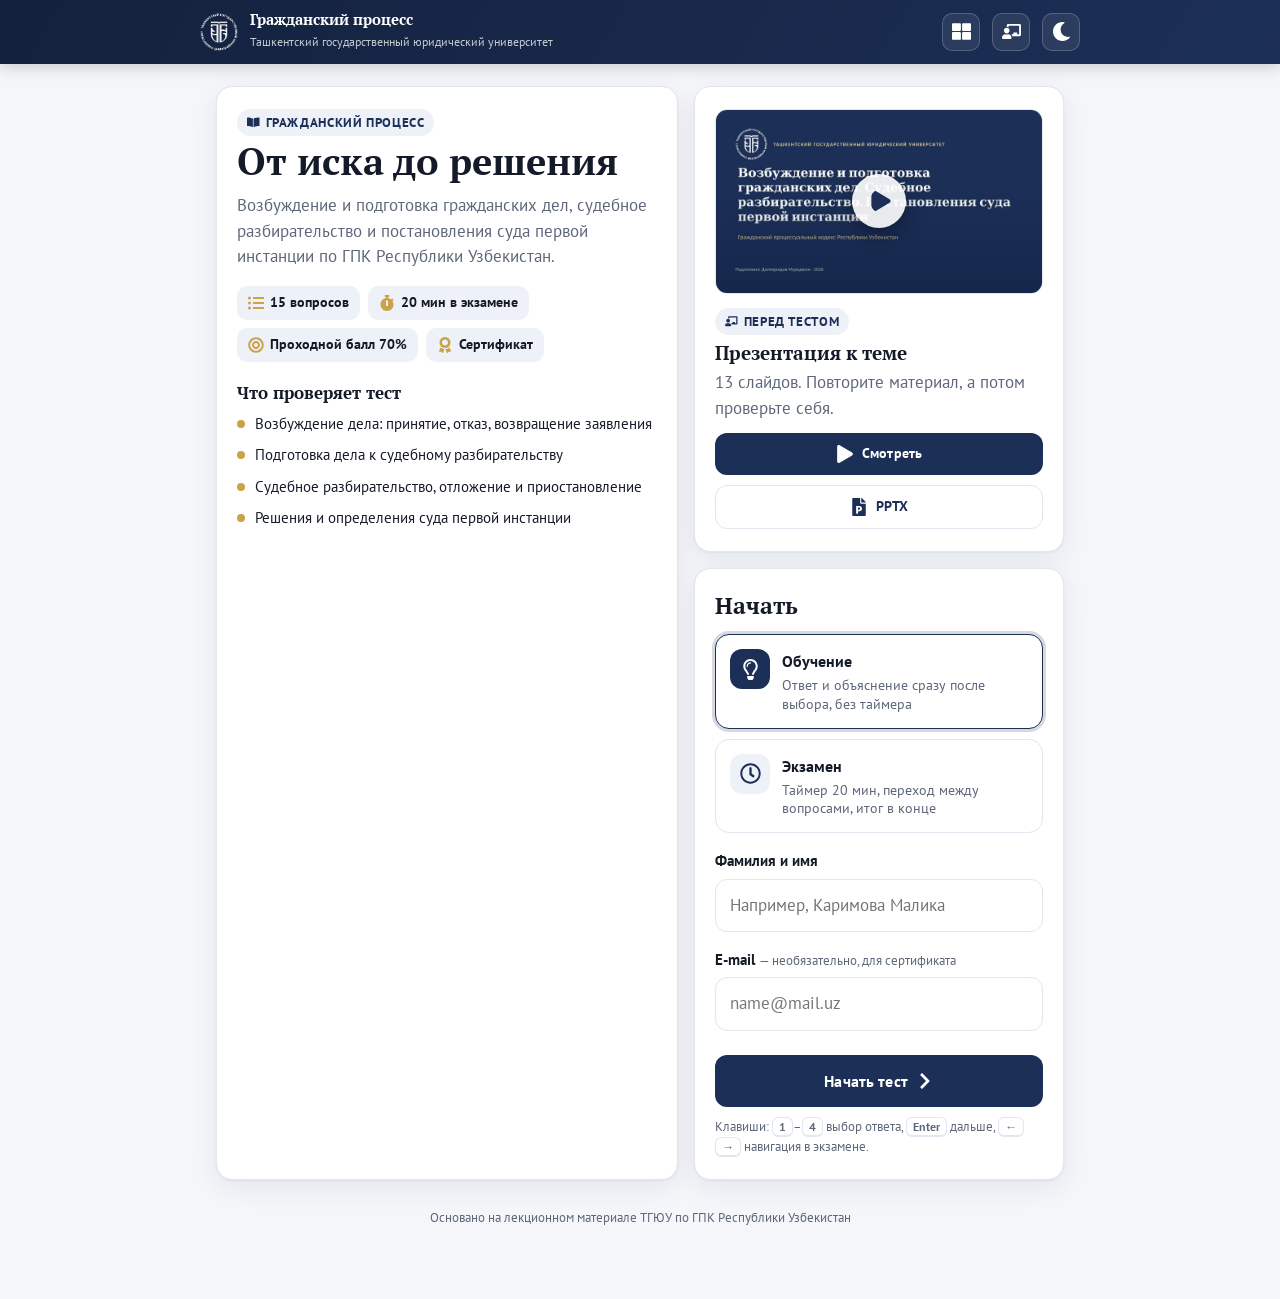
<file: civil-process-test/index.html>
<!DOCTYPE html>
<html lang="ru">
<head>
<meta charset="utf-8">
<meta name="viewport" content="width=device-width, initial-scale=1, viewport-fit=cover">
<meta name="theme-color" content="#14213d">
<title>От иска до решения — тест · ТГЮУ</title>
<meta name="description" content="Возбуждение и подготовка гражданских дел, судебное разбирательство и постановления суда первой инстанции по ГПК Республики Узбекистан.">
<meta property="og:type" content="website">
<meta property="og:title" content="От иска до решения — тест · ТГЮУ">
<meta property="og:description" content="15 вопросов, режим обучения и экзамена, сертификат за результат от 70%.">
<meta property="og:image" content="https://leopublish.github.io/universal-os/quiz-kit/og.png">
<meta property="og:url" content="https://leopublish.github.io/universal-os/civil-process-test/">
<link rel="icon" href="../quiz-kit/logo.png">
<link rel="preconnect" href="https://fonts.googleapis.com">
<link rel="preconnect" href="https://fonts.gstatic.com" crossorigin>
<link href="https://fonts.googleapis.com/css2?family=PT+Serif:ital,wght@0,400;0,700;1,400&family=PT+Sans:wght@400;700&display=swap" rel="stylesheet">
<link rel="stylesheet" href="../quiz-kit/quiz.css?v=1794996368">
</head>
<body>
<main id="app"></main>
<script>window.QUIZ={"slides":{"n":13,"pptx":"Grazhdanskiy_process_prezentaciya.pptx"},"id": "civil-process", "code": "CP", "subject": "Гражданский процесс", "title": "От иска до решения", "description": "Возбуждение и подготовка гражданских дел, судебное разбирательство и постановления суда первой инстанции по ГПК Республики Узбекистан.", "topics": ["Возбуждение дела: принятие, отказ, возвращение заявления", "Подготовка дела к судебному разбирательству", "Судебное разбирательство, отложение и приостановление", "Решения и определения суда первой инстанции"], "source": "Основано на лекционном материале ТГЮУ по ГПК Республики Узбекистан", "minutes": 20, "passMark": 70, "url": "https://leopublish.github.io/universal-os/civil-process-test/", "catalog": "../tests/", "sheetUrl": "","questions":[
{t:'Возбуждение дела',q:'В какой срок судья решает вопрос о принятии искового заявления к производству?',o:['Не позднее 10 дней со дня поступления заявления','Не позднее 3 дней','Не позднее 5 дней','Не позднее 20 дней'],e:'Судья единолично не позднее десяти дней решает вопрос о принятии, отказе в принятии либо возвращении заявления и выносит об этом определение.',a:'ст. 192 ГПК'},
{t:'Возбуждение дела',c:'Гражданин подал иск о взыскании долга, но не приложил документ об уплате госпошлины и не просил об отсрочке.',q:'Как поступит судья?',o:['Вернёт заявление с приложенными документами','Откажет в принятии заявления','Прекратит производство по делу','Приостановит производство по делу'],e:'Отсутствие документа об уплате госпошлины и почтовых расходов — основание для возвращения заявления. Устранив недостаток, истец может подать иск снова.',a:'ст. 195 ГПК, п. 7'},
{t:'Возбуждение дела',q:'Чем отказ в принятии заявления отличается от его возвращения?',o:['Отказ не даёт повторно подать тот же иск, а после возвращения можно обратиться снова, устранив нарушения','После возвращения повторно обратиться нельзя, а после отказа — можно','Ничем: в обоих случаях повторное обращение невозможно','Определение об отказе нельзя обжаловать частной жалобой'],e:'Отказ препятствует повторному иску к тому же ответчику, о том же предмете и по тем же основаниям. Возвращение не мешает обратиться в общем порядке после устранения нарушений.',a:'ст. 194, 195 ГПК'},
{t:'Последствия возбуждения дела',q:'Какое последствие возбуждения дела относится к процессуально-правовым?',o:['Ответчик получает право предъявить встречный иск','Прерывается течение срока исковой давности','Алименты присуждаются с момента предъявления иска','Добросовестный владелец обязан вернуть доходы со времени получения повестки'],e:'Право на встречный иск — процессуальное последствие. Остальные варианты относятся к материально-правовым последствиям предъявления иска.',a:'ст. 199 ГПК; ст. 157, 230 ГК'},
{t:'Подготовка дела',q:'Какой срок установлен для подготовки дела к судебному разбирательству?',o:['10 дней, в исключительных случаях — до 20 дней','5 дней, в исключительных случаях — до 10 дней','15 дней без права продления','1 месяц, в исключительных случаях — до 2 месяцев'],e:'Подготовка проводится в десятидневный срок. По делам особой сложности судья может продлить его до 20 дней, вынеся мотивированное определение.',a:'ст. 202 ГПК'},
{t:'Подготовка дела',q:'Можно ли обжаловать определения, вынесенные при подготовке дела?',o:['Нет, кроме определений по обеспечению иска и об отказе в обеспечении доказательств','Да, любое такое определение обжалуется частной жалобой','Да, но только вместе с решением суда','Нет, без каких-либо исключений'],e:'Эти определения не преграждают дальнейшее движение дела, поэтому не обжалуются. Исключение — вопросы обеспечения иска и отказ в обеспечении доказательств.',a:'Пост. Пленума ВС РУз № 26 от 24.08.2018'},
{t:'Подготовка дела',c:'Истица требует взыскать алименты, но где сейчас находится ответчик, неизвестно.',q:'Что должен сделать суд?',o:['Вынести определение о розыске ответчика органами внутренних дел','Оставить заявление без рассмотрения','Вернуть заявление истице','Рассмотреть дело без розыска: по таким делам он не проводится'],e:'По искам о взыскании алиментов и о возмещении вреда, причинённого увечьем, иным повреждением здоровья или смертью кормильца, розыск ответчика обязателен.',a:'ст. 165 ГПК'},
{t:'Судебное разбирательство',q:'Что НЕ входит в число частей судебного заседания по гражданскому делу?',o:['Предварительное следствие','Подготовительная часть','Судебные прения','Постановление и оглашение решения'],e:'Заседание состоит из четырёх частей: подготовительной, рассмотрения дела по существу, судебных прений, постановления и оглашения решения. Следствие относится к уголовному процессу.',a:'Структура судебного заседания'},
{t:'Судебное разбирательство',c:'Дело особо сложное. Судья не успевает составить мотивированное решение в день окончания разбирательства.',q:'Как следует поступить?',o:['Объявить резолютивную часть в том же заседании, а мотивированное решение составить не позднее чем через 5 дней','Отложить вынесение всего решения на 10 дней','Огласить решение целиком через месяц','Отложить разбирательство и начать его заново'],e:'Составление мотивированного решения можно отложить не более чем на пять дней. Резолютивная часть объявляется в том же заседании, подписывается судьёй и приобщается к делу.',a:'ч. 4 ст. 249 ГПК'},
{t:'Приостановление',c:'Во время процесса умер гражданин-ответчик. Спорное правоотношение допускает правопреемство.',q:'Что должен сделать суд?',o:['Приостановить производство по делу — это его обязанность','Прекратить производство по делу','Оставить заявление без рассмотрения','Вынести заочное решение'],e:'Смерть гражданина-стороны при допустимом правопреемстве — основание обязательного приостановления. Если правопреемство невозможно, производство прекращается.',a:'ст. 116, 124 ГПК'},
{t:'Окончание без решения',q:'Какое основание ведёт к прекращению производства, а не к оставлению заявления без рассмотрения?',o:['Стороны заключили мировое соглашение, и суд его утвердил','Истец без уважительных причин не явился по вторичному вызову','Не соблюдён досудебный порядок урегулирования спора','Заявление подано недееспособным лицом'],e:'Утверждённое мировое соглашение прекращает производство, и тот же иск подать повторно нельзя. Остальные случаи — оставление без рассмотрения: устранив причину, можно обратиться снова.',a:'ст. 122, 124 ГПК'},
{t:'Мировое соглашение',q:'В каком случае суд откажет в утверждении мирового соглашения?',o:['Если его условия противоречат законодательству или затрагивают права третьих лиц','Если одна сторона уступила больше, чем другая','Если соглашение заключено вне судебного заседания','Если соглашение заключено после начала судебных прений'],e:'Суд проверяет законность условий и интересы третьих лиц. Об отказе выносится определение, которое можно обжаловать (опротестовать).',a:'ст. 169 ГПК'},
{t:'Решение суда',q:'В какой части решения суд указывает доказательства, на которых основаны его выводы, и применённые нормы права?',o:['В мотивировочной','Во вводной','В описательной','В резолютивной'],e:'Мотивировочная часть содержит установленные обстоятельства, доказательства, доводы, по которым суд отверг другие доказательства, и нормы материального и процессуального права.',a:'ст. 253 ГПК'},
{t:'Виды решений',c:'Ответчика надлежаще известили о времени и месте заседания, но он не явился и не просил рассмотреть дело без него.',q:'Какое решение может вынести суд?',o:['Заочное','Дополнительное','Судебный приказ','Частное определение вместо решения'],e:'Заочное решение выносится в отсутствие надлежаще извещённого ответчика, который не явился и не заявил письменной просьбы о рассмотрении дела без него.',a:'Виды судебных решений'},
{t:'Законная сила решения',q:'Какое свойство законной силы означает, что установленные решением факты не исследуются заново в другом деле с теми же лицами?',o:['Преюдициальность','Исключительность','Неопровержимость','Исполнимость'],e:'Обстоятельства, установленные вступившим в силу решением, обязательны для суда и не доказываются повторно в другом деле, где участвуют те же лица.',a:'Свойства законной силы решения'}
]};</script>
<script src="../quiz-kit/icons.js?v=1794996368"></script>
<script src="../quiz-kit/qrcode.js?v=1794996368"></script>
<script src="../quiz-kit/quiz.js?v=1794996368"></script>
</body>
</html>
</file>
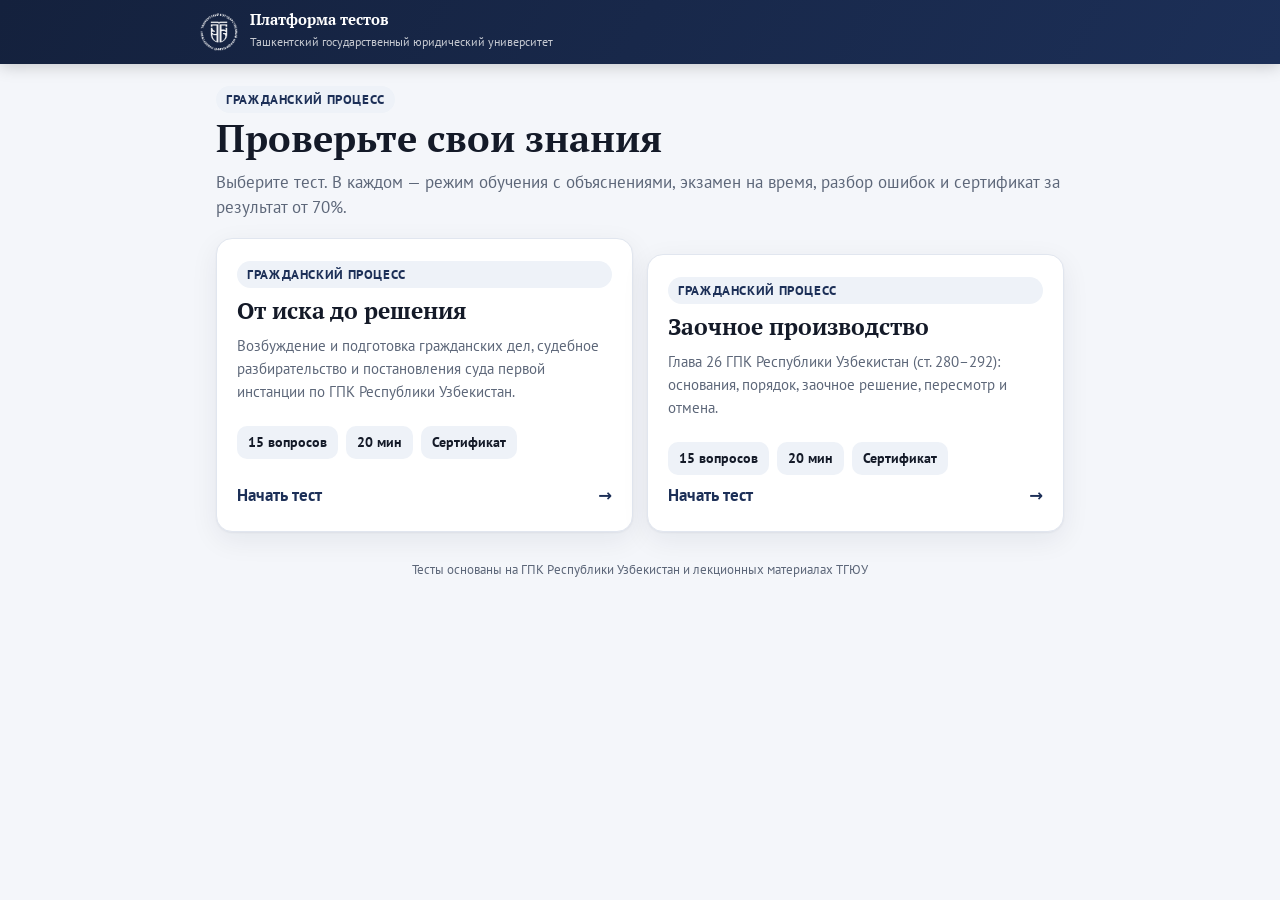
<file: tests/index.html>
<!DOCTYPE html>
<html lang="ru">
<head>
<meta charset="utf-8">
<meta name="viewport" content="width=device-width, initial-scale=1, viewport-fit=cover">
<meta name="theme-color" content="#14213d">
<title>Платформа тестов ТГЮУ</title>
<meta property="og:title" content="Платформа тестов ТГЮУ">
<meta property="og:description" content="Интерактивные тесты по гражданскому процессу с сертификатом.">
<meta property="og:image" content="https://leopublish.github.io/universal-os/quiz-kit/og.png">
<link rel="icon" href="../quiz-kit/logo.png">
<link href="https://fonts.googleapis.com/css2?family=PT+Serif:wght@400;700&family=PT+Sans:wght@400;700&display=swap" rel="stylesheet">
<link rel="stylesheet" href="../quiz-kit/quiz.css?v=1794996368">
<script>try{var t=localStorage.getItem("tsul-theme");document.documentElement.dataset.theme=t?JSON.parse(t):(matchMedia("(prefers-color-scheme: dark)").matches?"dark":"light")}catch(e){}</script>
</head>
<body>
<header class="top"><div class="hin"><img src="../quiz-kit/logo.png" alt=""><div class="t"><b>Платформа тестов</b><span>Ташкентский государственный юридический университет</span></div></div></header>
<main>
<div class="view"><span class="eyebrow">Гражданский процесс</span><h1>Проверьте свои знания</h1><p class="lead">Выберите тест. В каждом — режим обучения с объяснениями, экзамен на время, разбор ошибок и сертификат за результат от 70%.</p>
<div class="cat"><a class="card tc" href="../civil-process-test/"><span class="eyebrow">Гражданский процесс</span><h2>От иска до решения</h2><p>Возбуждение и подготовка гражданских дел, судебное разбирательство и постановления суда первой инстанции по ГПК Республики Узбекистан.</p><div class="chips"><span class="chip">15 вопросов</span><span class="chip">20 мин</span><span class="chip">Сертификат</span></div><div class="go"><span>Начать тест</span><span>→</span></div></a><a class="card tc" href="../zaochnoe-test/"><span class="eyebrow">Гражданский процесс</span><h2>Заочное производство</h2><p>Глава 26 ГПК Республики Узбекистан (ст. 280–292): основания, порядок, заочное решение, пересмотр и отмена.</p><div class="chips"><span class="chip">15 вопросов</span><span class="chip">20 мин</span><span class="chip">Сертификат</span></div><div class="go"><span>Начать тест</span><span>→</span></div></a></div>
<footer>Тесты основаны на ГПК Республики Узбекистан и лекционных материалах ТГЮУ</footer></div>
</main>
</body>
</html>
</file>
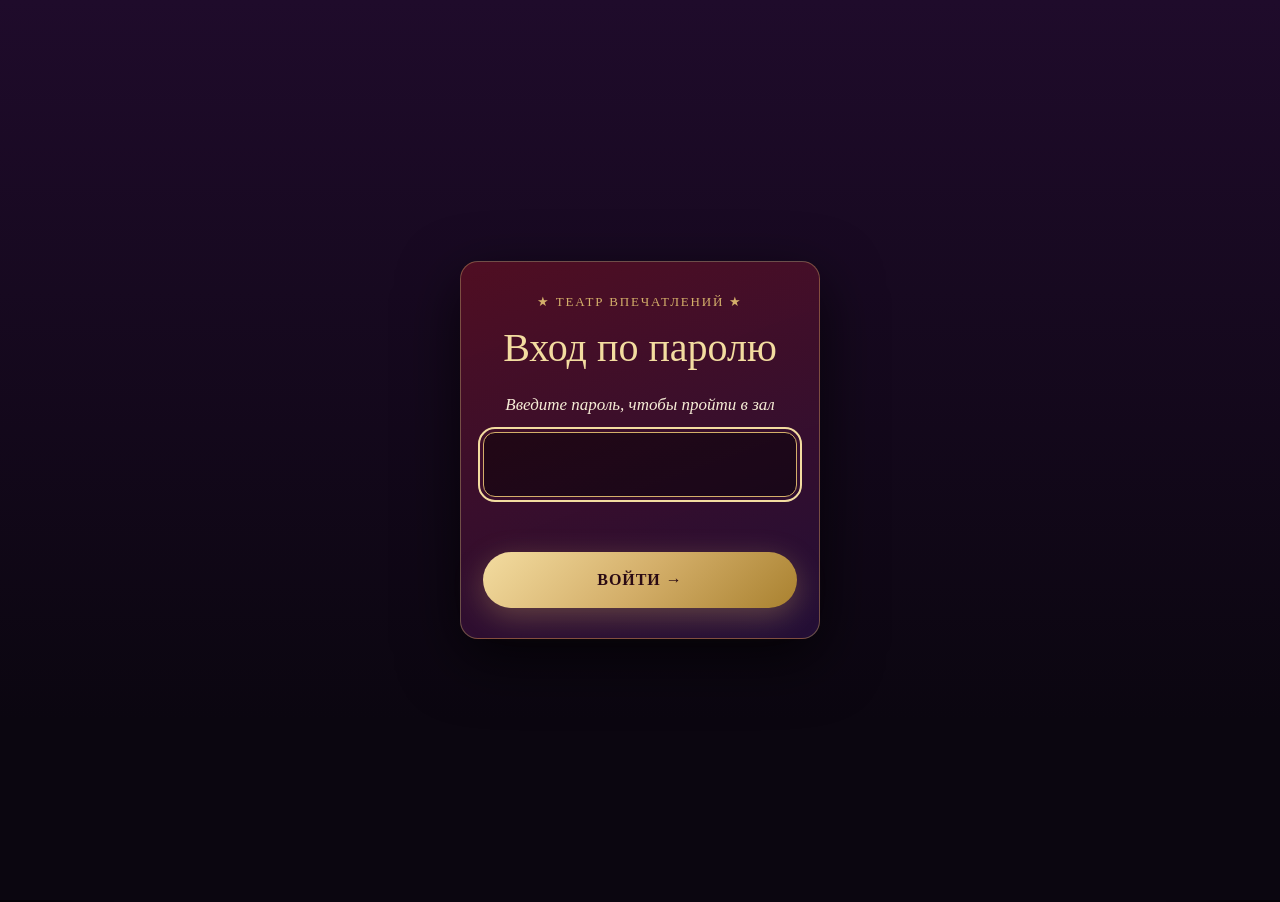
<file: za-kadrom/index.html>
<!DOCTYPE html>
<html lang="ru">
<head>
<meta charset="utf-8">
<meta name="viewport" content="width=device-width, initial-scale=1, viewport-fit=cover">
<meta name="theme-color" content="#1f0b2b">
<title>ЗА КАДРОМ — измени свою историю</title>
<meta property="og:title" content="ЗА КАДРОМ — измени свою историю">
<meta property="og:description" content="Интерактивный квест: десять сцен, одна главная роль и сертификат в конце.">
<link rel="preconnect" href="https://fonts.googleapis.com">
<link rel="preconnect" href="https://fonts.gstatic.com" crossorigin>
<link href="https://fonts.googleapis.com/css2?family=Cormorant+Garamond:ital,wght@0,600;0,700;1,500&display=swap" rel="stylesheet">
<style>
:root{--wine:#5a0f23;--gold:#d4af6a;--gold2:#f3dca0;--cream:#f6ecd6;--ink:#2a1a14;color-scheme:dark;box-sizing:border-box;padding-top:env(safe-area-inset-top,0px);padding-bottom:env(safe-area-inset-bottom,0px)}
*,*::before,*::after{box-sizing:inherit}
html{scroll-padding-top:env(safe-area-inset-top,0px);background:#0b0610 linear-gradient(#1f0b2b,#0b0610 80%) no-repeat}
body{margin:0;color:var(--cream);font:17px/1.6 Georgia,"Times New Roman",serif;overflow-x:hidden;-webkit-text-size-adjust:100%}
.spot{position:fixed;inset:0;pointer-events:none;background:radial-gradient(ellipse 65% 45% at 50% 0,#f3dca03a,transparent 70%),radial-gradient(ellipse at 50% 115%,#78143259,transparent 60%);animation:br 7s ease-in-out infinite alternate}
@keyframes br{to{opacity:.6}}
.cur{position:fixed;top:0;bottom:0;width:51%;z-index:5;pointer-events:none;background:repeating-linear-gradient(90deg,#3a0816 0,#6d1530 26px,#4a0b1f 52px,#2a0510 70px);box-shadow:0 0 40px #000;transition:transform .7s cubic-bezier(.7,0,.3,1)}
.l{left:0;transform:translateX(-90%);border-right:3px solid var(--gold)}
.r{right:0;transform:translateX(90%);border-left:3px solid var(--gold)}
.shut .cur{transform:none}
.scr{display:none;position:relative;z-index:1;max-width:700px;margin:0 auto;padding:28px 26px 56px;opacity:0;transform:translateY(14px);transition:opacity .6s,transform .6s}
.scr.on{display:block}
.scr.in{opacity:1;transform:none}
[hidden]{display:none!important}
.ticket{background:var(--cream);color:var(--ink);border-radius:16px;box-shadow:0 24px 70px #000b,0 0 40px #d4af6a33}
.main{padding:36px 24px 26px;text-align:center;outline:2px solid #b08a45;outline-offset:-12px;border-radius:16px 16px 0 0}
.eyebrow{margin:0;font-size:13px;letter-spacing:.3em;color:#8a6a26}
h1{margin:.2em 0 0;font-weight:700;font-size:clamp(40px,12vw,72px);letter-spacing:.12em;line-height:1.05;color:var(--wine);text-shadow:0 2px 0 #d4af6a88}
.tag{margin:.2em 0 1em;font-style:italic;font-size:clamp(20px,5vw,26px);color:#8a6a26}
blockquote{margin:0 auto;font-style:italic;font-size:16px}
blockquote p{margin:.5em 0}
.info{display:grid;grid-template-columns:auto 1fr;gap:6px 14px;margin:18px 0 0;padding-top:16px;border-top:1px solid #b08a4577;text-align:left;font-size:15px}
.info dt{color:#8a6a26}.info dd{margin:0;font-weight:700}
.stub{position:relative;display:flex;justify-content:space-around;align-items:center;gap:10px;padding:16px 22px;border-top:2px dashed #b08a45;font-size:14px;letter-spacing:.2em}
.stub::before,.stub::after{content:"";position:absolute;top:-13px;width:24px;height:24px;border-radius:50%;background:#150a1d}
.stub::before{left:-12px}.stub::after{right:-12px}
.stub b{font-size:22px;color:var(--wine)}
.who{margin-top:22px}
.who label{margin-top:0;text-align:center}
.fld{width:100%;padding:14px;font:inherit;font-size:17px;text-align:center;color:var(--cream);background:#0007;border:1px solid var(--gold);border-radius:12px}
.fld::placeholder{color:#f6ecd699}
.fld.bad{border-color:#ff8f8f;box-shadow:0 0 0 3px #ff8f8f33}
.err{min-height:1.4em;margin:.5em 0 0;color:#ffb3b3;font-size:15px;text-align:center}
.btn{display:block;max-width:100%;margin:26px auto 0;padding:18px 30px;border:0;border-radius:999px;background:linear-gradient(135deg,#f3dca0,#d4af6a 50%,#a9812f);color:#2a0a14;font:700 16px/1.25 Georgia,serif;letter-spacing:.06em;cursor:pointer;box-shadow:0 8px 30px #d4af6a55;transition:transform .2s,box-shadow .2s;touch-action:manipulation;-webkit-tap-highlight-color:transparent}
.btn:hover{transform:translateY(-2px);box-shadow:0 12px 36px #d4af6a88}
.who .btn{margin-top:14px}
.prog{display:flex;align-items:center;gap:12px;margin:4px 0 16px}
.bar{display:flex;flex:1;gap:5px}
.bar i{flex:1;height:6px;border-radius:3px;background:#ffffff22;transition:background .5s}
.bar i.d{background:linear-gradient(90deg,var(--gold),var(--gold2))}
.bar i.c{background:#d4af6a77;animation:pl 1.4s infinite alternate}
@keyframes pl{to{background:#d4af6acc}}
#pl{font-size:14px;letter-spacing:.1em;color:var(--gold);white-space:nowrap}
.card{padding:26px 20px;border:1px solid #d4af6a66;border-radius:18px;background:linear-gradient(160deg,#5a0f23d9,#25103ae6);box-shadow:0 20px 60px #000a}
.c{text-align:center}
.ch{margin:0;font-size:13px;letter-spacing:.14em;color:var(--gold)}
h2{margin:.3em 0 .5em;font-weight:400;font-size:clamp(28px,7vw,40px);line-height:1.15;color:var(--gold2)}
.desc{margin:0 0 1.2em;font-style:italic;font-size:18px}
.q{margin:0 0 .8em;padding-left:12px;border-left:3px solid var(--gold);font-size:19px;font-weight:700;color:var(--gold2)}
.ops{display:grid;gap:10px}
.opt{display:flex;gap:12px;align-items:center;width:100%;min-height:56px;padding:12px 14px;text-align:left;font:inherit;font-size:17px;color:var(--cream);background:#ffffff0d;border:1px solid #d4af6a55;border-radius:12px;cursor:pointer;transition:transform .2s,background .3s,border-color .3s,opacity .4s;touch-action:manipulation;-webkit-tap-highlight-color:transparent}
.opt b{flex:none;display:grid;place-items:center;width:30px;height:30px;border-radius:50%;border:1px solid var(--gold);color:var(--gold);font-size:14px}
.opt:hover{background:#d4af6a22;transform:translateX(3px)}
.opt.sel{background:#d4af6a33;border-color:var(--gold2);box-shadow:0 0 24px #d4af6a44}
.opt.sel b{background:var(--gold);color:#2a0a14}
.done .opt{pointer-events:none}.done .opt:not(.sel){opacity:.4}
.rx{display:none;margin-top:16px;padding:14px 16px;border:1px solid #d4af6a55;border-radius:12px;background:#0007;font-style:italic}
.rx.on{display:block;animation:fi .6s}
.rx::before{content:"Реакция зала ✦";display:block;margin-bottom:4px;font-style:normal;font-size:13px;letter-spacing:.12em;color:var(--gold)}
@keyframes fi{from{opacity:0;transform:translateY(8px)}}
.big{font-size:76px;line-height:1.1;filter:drop-shadow(0 0 20px #d4af6a88)}
.trait{margin:0 0 .8em;color:var(--gold);font-style:italic}
.chips{display:flex;flex-wrap:wrap;justify-content:center;gap:8px;margin-bottom:1em}
.chip{padding:4px 12px;border:1px solid #d4af6a55;border-radius:999px;font-size:15px}
.chip.w{background:#d4af6a33;border-color:var(--gold2)}
.rec{margin-top:1em;padding:14px 16px;text-align:left;border:1px solid #d4af6a55;border-radius:12px;background:#0007}
.rec b{color:var(--gold)}.rec p{margin:.4em 0 0}
.cert{margin-top:1.6em;padding-top:1.2em;border-top:1px solid #d4af6a55}
.cert .btn{margin-top:14px}
#ci{display:block;width:100%;margin-top:18px;border-radius:8px;box-shadow:0 10px 40px #000a}
.dl{display:flex;gap:10px}
.dl .btn{flex:1;margin-top:14px;padding:14px 10px;font-size:15px}
.hint{margin:.8em 0 0;font-size:13px;opacity:.75}
label{display:block;margin:1.2em 0 .5em;font-weight:700;color:var(--gold2)}
textarea{width:100%;padding:12px 14px;font:inherit;font-size:16px;color:var(--cream);background:#0007;border:1px solid var(--gold);border-radius:12px;resize:vertical}
textarea::placeholder{color:#f6ecd699}
.sent{min-height:1.4em;margin:.6em 0 0;font-size:14px;color:var(--gold)}
.qr{max-width:190px;margin:22px auto 0;font-size:14px;color:var(--gold)}
.qr svg{display:block;width:100%;height:auto;margin-bottom:8px;padding:8px;border-radius:10px;background:#fff}
#fx{position:fixed;inset:0;z-index:6;pointer-events:none;overflow:hidden}
.fx{position:absolute;inset:0}
.film{background:linear-gradient(90deg,#0c0508,#2a1810 50%,#0c0508)}
.film::before,.film::after{content:"";position:absolute;left:0;right:0;height:20px;background:repeating-linear-gradient(90deg,transparent 0 16px,#f6ecd6 16px 30px)}
.film::before{top:12px}.film::after{bottom:12px}
.iris{inset:auto;left:50%;top:50%;width:0;height:0;border-radius:50%;transform:translate(-50%,-50%);box-shadow:0 0 40px 6px #f3dca066,0 0 0 200vmax #050208}
.bulb{position:absolute;width:26px;height:26px;border-radius:50%;background:radial-gradient(circle,#fffbe8 0,#f3dca0 45%,#d4af6a 68%,transparent 72%);box-shadow:0 0 30px 10px #f3dca077}
.count{display:grid;place-items:center;background:#14090f}
.cd{position:relative;display:grid;place-items:center;width:min(62vmin,300px);aspect-ratio:1;border-radius:50%;border:3px solid #f6ecd6aa;overflow:hidden;background:#2a1810}
.cd::before,.cd::after{content:"";position:absolute;background:#f6ecd655}
.cd::before{left:0;right:0;top:50%;height:2px}.cd::after{top:0;bottom:0;left:50%;width:2px}
.sw{position:absolute;inset:0;background:conic-gradient(#f3dca055 0 25%,transparent 25%)}
.cd span{position:relative;font:700 clamp(90px,30vmin,160px)/1 Georgia,serif;color:#f6ecd6}
.bub{position:absolute;width:36%;height:44%;border-radius:48px 48px 48px 10px;background:#f6ecd6;box-shadow:inset 0 0 0 3px #d4af6a}
.bub:nth-child(3n){background:#d4af6a}.bub:nth-child(3n+1){background:#7a1a38}
.clapT{inset:0 0 50% 0;transform-origin:0 100%;background:repeating-linear-gradient(-45deg,#111 0 44px,#f6ecd6 44px 88px);border-bottom:8px solid var(--gold)}
.clapB{inset:50% 0 0 0;display:grid;place-items:center;background:linear-gradient(#262626,#0d0d0d);color:#f6ecd6;font:700 clamp(16px,4vw,24px) Georgia,serif;letter-spacing:.2em;text-align:center}
.pass{inset:-20%;display:grid;place-items:center;background:linear-gradient(90deg,#f6ecd6 0 68%,#efe0bf 68%);border-left:5px dashed #b08a45}
.pass span{font:700 clamp(30px,9vw,64px) Georgia,serif;letter-spacing:.12em;color:var(--wine)}
.ghost{background:radial-gradient(circle at 50% 50%,#fffbe8 0,#f3dca0 7px,#7a4a1a 18px,#000 34px)}
.art{margin:-8px -6px 18px;overflow:hidden;border:1px solid #d4af6a44;border-radius:12px;background:#1b0c26;animation:fi .8s}
.art svg{display:block;width:100%;height:auto}
.art .glow{animation:gl 2.6s ease-in-out infinite alternate}
@keyframes gl{to{opacity:.5}}
.art .spin{transform-box:fill-box;transform-origin:center;animation:sp 9s linear infinite}
@keyframes sp{to{transform:rotate(360deg)}}
.story{margin:0 0 1em;font-style:italic}
.flash{background:radial-gradient(circle,#fffbe8 0,#f3dca0 22%,#c9953a 48%,#4a0b1f 78%,#12040a)}
.dia{background:linear-gradient(135deg,#1a0a24,#5a0f23 50%,#d4af6a)}
.drop{background:repeating-linear-gradient(90deg,#3a0816 0,#6d1530 26px,#4a0b1f 52px,#2a0510 70px);border-bottom:8px solid var(--gold);box-shadow:0 12px 40px #000}
.dark{background:radial-gradient(ellipse at 50% 40%,#1b0a26,#000 75%)}
#gate{position:fixed;inset:0;z-index:20;display:grid;place-items:center;padding:24px;background:#0b0610 linear-gradient(#1f0b2b,#0b0610 80%)}
#gate form{width:100%;max-width:360px;padding:30px 22px;text-align:center;border:1px solid #d4af6a66;border-radius:18px;background:linear-gradient(160deg,#5a0f23d9,#25103ae6);box-shadow:0 20px 60px #000a}
#gate .fld{margin-top:14px;font-size:22px;letter-spacing:.4em}
#gate .btn{width:100%}
:focus-visible{outline:2px solid var(--gold2);outline-offset:3px}
@media(prefers-reduced-motion:reduce){*{animation:none!important;transition-duration:.01s!important}}
</style>
</head>
<body>
<div id="gate"><form id="gf" autocomplete="off">
 <p class="ch">★ ТЕАТР ВПЕЧАТЛЕНИЙ ★</p>
 <h2>Вход по паролю</h2>
 <p style="margin:0;font-style:italic">Введите пароль, чтобы пройти в зал</p>
 <input id="gp" class="fld" type="password" inputmode="numeric" maxlength="10" aria-label="Пароль" autofocus>
 <p class="err" id="ge" aria-live="polite"></p>
 <button class="btn" type="submit">ВОЙТИ →</button>
</form></div>
<script>
(function(){
 const g=document.getElementById('gate'),ok=()=>g.remove();
 try{if(sessionStorage.getItem('zk_ok')==='1'){ok();return}}catch(e){}
 document.getElementById('gf').addEventListener('submit',e=>{
  e.preventDefault();const p=document.getElementById('gp');
  if(p.value.trim()==='1221'){try{sessionStorage.setItem('zk_ok','1')}catch(e){}ok()}
  else{document.getElementById('ge').textContent='Неверный пароль';p.value='';p.focus()}
 });
})();
</script>
<div class="spot"></div><div class="cur l"></div><div class="cur r"></div><div id="fx"></div>

<section id="s-ticket" class="scr on in">
 <div class="ticket">
  <div class="main">
   <p class="eyebrow">★ ТЕАТР ВПЕЧАТЛЕНИЙ ★</p>
   <h1>ЗА КАДРОМ</h1>
   <p class="tag">Измени свою историю.</p>
   <blockquote>
    <p>«Это ваш билет в мир, где вы — не просто зритель. Здесь каждая сцена открывает новую историю, каждый выбор меняет сюжет, а главная роль принадлежит вам.</p>
    <p>С помощью этого билета вы можете войти за кулисы и пройти десять испытаний, чтобы увидеть привычные вещи под другим углом».</p>
   </blockquote>
   <dl class="info">
    <dt>Событие:</dt><dd>Персональное развитие</dd>
    <dt>Место:</dt><dd>Ваша собственная история</dd>
    <dt>Дресс-код:</dt><dd>Любопытство</dd>
    <dt>Номер билета:</dt><dd>001</dd>
    <dt>Приглашение:</dt><dd>2026</dd>
   </dl>
  </div>
  <div class="stub"><span>🎭</span><b>№ 001</b><span>ОДИН ВХОД</span></div>
 </div>
 <form class="who" id="wf" autocomplete="on" novalidate>
  <label for="fn">Впиши свою фамилию и имя</label>
  <input id="fn" class="fld" type="text" maxlength="60" placeholder="Например, Каримова Малика" autocomplete="name">
  <p class="err" id="fe" aria-live="polite"></p>
  <button id="enter" class="btn" type="submit">ПРЕДЪЯВИТЬ БИЛЕТ И ВОЙТИ →</button>
 </form>
</section>

<section id="s-scene" class="scr">
 <div class="prog"><div class="bar" id="bar"></div><span id="pl"></span></div>
 <div class="card">
  <div class="art" id="art" aria-hidden="true"></div>
  <p class="ch" id="ch"></p>
  <h2 id="tt"></h2>
  <p class="desc" id="ds"></p>
  <p class="q" id="q"></p>
  <div class="ops" id="ops"></div>
  <div class="rx" id="rx" aria-live="polite"></div>
  <button id="nx" class="btn" type="button" hidden></button>
 </div>
</section>

<section id="s-result" class="scr">
 <div class="card c">
  <p class="ch">Твоя роль определена</p>
  <h2 id="rn"></h2>
  <p class="trait" id="rt"></p>
  <p id="rd"></p>
  <p class="story" id="rs"></p>
  <div class="rec"><b>Как развивать это качество</b><p id="rr"></p></div>
  <div class="cert">
   <p class="ch">Сертификат участника</p>
   <label for="nm">Имя на сертификате</label>
   <input id="nm" class="fld" type="text" maxlength="60" autocomplete="name">
   <button id="mk" class="btn" type="button">СОЗДАТЬ СЕРТИФИКАТ ✦</button>
   <div id="cv" hidden>
    <img id="ci" alt="Сертификат участника квеста «За кадром»">
    <div class="dl"><button id="dp" class="btn" type="button">Скачать PNG</button><button id="dj" class="btn" type="button">Скачать JPG</button></div>
    <p class="hint">Если файл не скачался, нажми на картинку и удерживай, чтобы сохранить её.</p>
   </div>
  </div>
  <button id="toFinal" class="btn" type="button">К ФИНАЛЬНОЙ СЦЕНЕ →</button>
 </div>
</section>

<section id="s-final" class="scr">
 <div class="card c">
  <p class="ch">Занавес опускается</p>
  <h2>Финальная сцена</h2>
  <p>Поздравляем! Все десять испытаний позади: сцена, гримёрка, кинозал, фойе, премьера, закулисье, монтажная, кастинг, гастроли и разговор с режиссёром. Привычные ситуации теперь выглядят иначе. Главная роль снова за тобой.</p>
  <label for="rf">Какое качество ты хочешь развивать после этого квеста?</label>
  <textarea id="rf" rows="4" maxlength="500" placeholder="Напиши свою мысль…"></textarea>
  <button id="sv" class="btn" type="button">ОТПРАВИТЬ ОТВЕТ</button>
  <p class="sent" id="st" aria-live="polite"></p>
  <div class="qr"><svg xmlns="http://www.w3.org/2000/svg" viewBox="0 0 41 41" shape-rendering="crispEdges" role="img" aria-label="QR-код"><path d="M4 4h7v1h-7zM14 4h3v1h-3zM26 4h1v1h-1zM30 4h7v1h-7zM4 5h1v1h-1zM10 5h1v1h-1zM12 5h1v1h-1zM17 5h2v1h-2zM20 5h2v1h-2zM24 5h1v1h-1zM26 5h1v1h-1zM30 5h1v1h-1zM36 5h1v1h-1zM4 6h1v1h-1zM6 6h3v1h-3zM10 6h1v1h-1zM12 6h2v1h-2zM15 6h3v1h-3zM20 6h3v1h-3zM25 6h2v1h-2zM30 6h1v1h-1zM32 6h3v1h-3zM36 6h1v1h-1zM4 7h1v1h-1zM6 7h3v1h-3zM10 7h1v1h-1zM12 7h1v1h-1zM19 7h1v1h-1zM23 7h3v1h-3zM28 7h1v1h-1zM30 7h1v1h-1zM32 7h3v1h-3zM36 7h1v1h-1zM4 8h1v1h-1zM6 8h3v1h-3zM10 8h1v1h-1zM13 8h1v1h-1zM15 8h1v1h-1zM19 8h1v1h-1zM22 8h1v1h-1zM25 8h1v1h-1zM27 8h2v1h-2zM30 8h1v1h-1zM32 8h3v1h-3zM36 8h1v1h-1zM4 9h1v1h-1zM10 9h1v1h-1zM14 9h2v1h-2zM18 9h1v1h-1zM20 9h1v1h-1zM24 9h2v1h-2zM30 9h1v1h-1zM36 9h1v1h-1zM4 10h7v1h-7zM12 10h1v1h-1zM14 10h1v1h-1zM16 10h1v1h-1zM18 10h1v1h-1zM20 10h1v1h-1zM22 10h1v1h-1zM24 10h1v1h-1zM26 10h1v1h-1zM28 10h1v1h-1zM30 10h7v1h-7zM12 11h4v1h-4zM18 11h1v1h-1zM22 11h3v1h-3zM28 11h1v1h-1zM4 12h1v1h-1zM10 12h1v1h-1zM12 12h1v1h-1zM15 12h5v1h-5zM21 12h1v1h-1zM23 12h1v1h-1zM26 12h1v1h-1zM29 12h2v1h-2zM33 12h3v1h-3zM4 13h1v1h-1zM6 13h3v1h-3zM11 13h1v1h-1zM15 13h1v1h-1zM18 13h3v1h-3zM22 13h2v1h-2zM25 13h3v1h-3zM32 13h3v1h-3zM5 14h1v1h-1zM7 14h1v1h-1zM10 14h1v1h-1zM16 14h1v1h-1zM19 14h2v1h-2zM22 14h1v1h-1zM24 14h1v1h-1zM28 14h3v1h-3zM32 14h1v1h-1zM34 14h2v1h-2zM6 15h4v1h-4zM12 15h5v1h-5zM18 15h3v1h-3zM23 15h2v1h-2zM26 15h1v1h-1zM28 15h2v1h-2zM31 15h4v1h-4zM36 15h1v1h-1zM4 16h2v1h-2zM7 16h1v1h-1zM9 16h7v1h-7zM17 16h2v1h-2zM20 16h5v1h-5zM27 16h2v1h-2zM30 16h2v1h-2zM36 16h1v1h-1zM4 17h1v1h-1zM7 17h3v1h-3zM13 17h1v1h-1zM15 17h1v1h-1zM18 17h1v1h-1zM20 17h2v1h-2zM23 17h1v1h-1zM25 17h1v1h-1zM27 17h1v1h-1zM30 17h1v1h-1zM33 17h4v1h-4zM5 18h6v1h-6zM12 18h2v1h-2zM15 18h2v1h-2zM18 18h1v1h-1zM22 18h1v1h-1zM24 18h3v1h-3zM28 18h4v1h-4zM33 18h3v1h-3zM6 19h2v1h-2zM9 19h1v1h-1zM11 19h1v1h-1zM13 19h2v1h-2zM16 19h1v1h-1zM19 19h1v1h-1zM22 19h1v1h-1zM26 19h4v1h-4zM31 19h1v1h-1zM33 19h2v1h-2zM36 19h1v1h-1zM4 20h1v1h-1zM6 20h1v1h-1zM9 20h2v1h-2zM12 20h4v1h-4zM21 20h1v1h-1zM23 20h1v1h-1zM26 20h2v1h-2zM29 20h1v1h-1zM31 20h3v1h-3zM36 20h1v1h-1zM4 21h2v1h-2zM9 21h1v1h-1zM13 21h1v1h-1zM16 21h1v1h-1zM19 21h3v1h-3zM23 21h2v1h-2zM27 21h1v1h-1zM30 21h1v1h-1zM33 21h4v1h-4zM6 22h2v1h-2zM10 22h1v1h-1zM12 22h1v1h-1zM14 22h1v1h-1zM17 22h3v1h-3zM23 22h5v1h-5zM31 22h1v1h-1zM33 22h2v1h-2zM36 22h1v1h-1zM4 23h3v1h-3zM12 23h2v1h-2zM15 23h3v1h-3zM21 23h4v1h-4zM26 23h2v1h-2zM29 23h2v1h-2zM32 23h4v1h-4zM4 24h2v1h-2zM10 24h5v1h-5zM16 24h1v1h-1zM20 24h1v1h-1zM23 24h1v1h-1zM26 24h2v1h-2zM29 24h1v1h-1zM31 24h3v1h-3zM36 24h1v1h-1zM4 25h1v1h-1zM7 25h2v1h-2zM11 25h1v1h-1zM14 25h2v1h-2zM18 25h1v1h-1zM20 25h1v1h-1zM22 25h2v1h-2zM25 25h3v1h-3zM29 25h1v1h-1zM31 25h2v1h-2zM34 25h1v1h-1zM4 26h1v1h-1zM7 26h1v1h-1zM10 26h2v1h-2zM14 26h1v1h-1zM19 26h2v1h-2zM24 26h2v1h-2zM29 26h2v1h-2zM35 26h1v1h-1zM4 27h1v1h-1zM11 27h1v1h-1zM13 27h3v1h-3zM23 27h2v1h-2zM26 27h2v1h-2zM33 27h2v1h-2zM4 28h3v1h-3zM8 28h4v1h-4zM14 28h1v1h-1zM16 28h1v1h-1zM18 28h3v1h-3zM24 28h1v1h-1zM28 28h5v1h-5zM36 28h1v1h-1zM12 29h1v1h-1zM14 29h2v1h-2zM18 29h3v1h-3zM22 29h2v1h-2zM26 29h1v1h-1zM28 29h1v1h-1zM32 29h1v1h-1zM34 29h1v1h-1zM36 29h1v1h-1zM4 30h7v1h-7zM13 30h1v1h-1zM16 30h1v1h-1zM18 30h2v1h-2zM22 30h1v1h-1zM25 30h4v1h-4zM30 30h1v1h-1zM32 30h1v1h-1zM34 30h2v1h-2zM4 31h1v1h-1zM10 31h1v1h-1zM14 31h6v1h-6zM24 31h1v1h-1zM26 31h3v1h-3zM32 31h3v1h-3zM4 32h1v1h-1zM6 32h3v1h-3zM10 32h1v1h-1zM13 32h2v1h-2zM16 32h2v1h-2zM22 32h2v1h-2zM26 32h1v1h-1zM28 32h6v1h-6zM35 32h2v1h-2zM4 33h1v1h-1zM6 33h3v1h-3zM10 33h1v1h-1zM14 33h1v1h-1zM16 33h1v1h-1zM18 33h1v1h-1zM20 33h1v1h-1zM23 33h2v1h-2zM26 33h4v1h-4zM31 33h2v1h-2zM34 33h3v1h-3zM4 34h1v1h-1zM6 34h3v1h-3zM10 34h1v1h-1zM14 34h1v1h-1zM16 34h1v1h-1zM20 34h1v1h-1zM22 34h3v1h-3zM26 34h1v1h-1zM28 34h2v1h-2zM31 34h2v1h-2zM35 34h2v1h-2zM4 35h1v1h-1zM10 35h1v1h-1zM13 35h1v1h-1zM18 35h3v1h-3zM22 35h2v1h-2zM26 35h1v1h-1zM31 35h4v1h-4zM4 36h7v1h-7zM12 36h2v1h-2zM15 36h2v1h-2zM18 36h1v1h-1zM21 36h2v1h-2zM26 36h1v1h-1zM28 36h4v1h-4zM35 36h1v1h-1z" fill="#2a0a14"/></svg>Отсканируй и пройди квест сам</div>
  <button id="back" class="btn" type="button">ВЕРНУТЬСЯ К БИЛЕТУ</button>
 </div>
</section>

<script>
// Ссылка веб-приложения Google Apps Script (таблица с результатами). Пусто = отчёт не отправляется.
const SHEET_URL='';
const LOGO_SRC='[data-uri]';

const R=['I','II','III','IV','V','VI','VII','VIII','IX','X'];
// o: [текст, тип (0 эмпатия, 1 герой, 2 наблюдатель, 3 режиссёр), реакция]
const SC=[
{l:'Театральная сцена',t:'Маска эмоций',d:'Перед спектаклем Тимур из твоей труппы уверяет всех, что у него всё хорошо. Но плечи напряжены, на шутки он не отвечает, а свои реплики повторяет в углу почти шёпотом. До выхода двадцать минут. Софиты делают тишину громче.',q:'Как ты поступишь?',o:[
['Оставлю его в покое.',2,'Ты замечаешь сигналы и уважаешь границы. Дай понять, что ты рядом.'],
['Спокойно спрошу, хочет ли он поговорить.',0,'Ты даёшь выбор, а не давишь. С такого вопроса начинается доверие.'],
['Попробую разрядить обстановку шуткой.',3,'Лёгкость снимает напряжение, если она бережна. Смех тоже язык сцены.'],
['Предложу вместе подумать, что делать дальше.',1,'Ты берёшь инициативу и не оставляешь человека одного.']]},
{l:'Гримёрка',t:'Чужая роль',d:'Целый месяц ты готовишься к главной роли и знаешь монолог наизусть. Утром на доске висит список: роль отдали новенькой, Малике. Она сидит у зеркала в гримёрке и явно не знает, как на тебя смотреть.',q:'Что ты сделаешь?',o:[
['Подойду и поздравлю её первой.',0,'Ты отделяешь свою обиду от чужой радости. Для этого нужна взрослая сила.'],
['Спрошу режиссёра, чего мне не хватило.',1,'Ты не прячешься от неудобного ответа. Честный разбор — короткий путь к следующей роли.'],
['Посмотрю её репетицию и пойму, что в ней увидели.',2,'Ты учишься даже на чужом успехе. Внимательный взгляд превращает проигрыш в урок.'],
['Предложу режиссёру свою роль в новом прочтении.',3,'Ты не ждёшь, пока дверь откроется, а придумываешь свою. Так рождаются неожиданные роли.']]},
{l:'Кинозал',t:'Чужая история',d:'Вечерний сеанс. На экране Азиз нарушает обещание лучшему другу, чтобы защитить человека, которого едва знает. Друг узнаёт об этом последним. В зале тихо: правильного ответа нет, есть только цена выбора.',q:'Как лучше оценить поступок героя?',o:[
['Осудить его.',1,'Ты держишься принципов: слово должно что-то значить. Но строгость честнее, когда знаешь всю историю.'],
['Попытаться понять мотивы и последствия.',2,'Ты сначала разбираешь причины и итоги. Так видна вся картина, а не один кадр.'],
['Посмотреть на ситуацию глазами обоих друзей.',0,'Ты примеряешь две роли сразу: чувствуешь обиду одного и страх другого.'],
['Придумать третий вариант решения.',3,'Ты не выбираешь между «плохо» и «ещё хуже». Иногда новый выход спасает всех.']]},
{l:'Фойе',t:'Слух в антракте',d:'В антракте все в фойе смотрят в телефоны. По чатам ходит скриншот: якобы ведущий актёр уходит из театра после скандала. Подписи нет, источника нет, но с каждой минутой история обрастает подробностями. Кто-то рядом уже пересылает её дальше.',q:'Что ты сделаешь со слухом?',o:[
['Проверю, откуда скриншот, прежде чем что-то думать.',2,'Ты не даёшь эмоциям обогнать факты. Один вопрос «а кто это написал?» останавливает половину слухов.'],
['Скажу вслух, что пересылать непроверенное нечестно.',1,'Сказать это при всех непросто. Но кто-то должен первым нажать на тормоз.'],
['Подумаю, каково сейчас самому актёру.',0,'За каждым скриншотом стоит живой человек. Ты помнишь об этом, когда другие забывают.'],
['Предложу театру устроить открытую встречу с актёром.',3,'Вместо спора о слухах люди услышат правду из первых уст. Сильный ход.']]},
{l:'Премьера',t:'Сцена без сценария',d:'Премьера, полный зал. Твой партнёр вдруг замолкает на середине диалога: реплика вылетела из головы. Он смотрит на тебя, суфлёр почему-то молчит, пауза растягивается. Зал замирает.',q:'Что поможет продолжить спектакль?',o:[
['Импровизировать.',3,'Сцена без сценария — твоя стихия. Находчивость превращает сбой в живой момент.'],
['Помочь партнёру вспомнить реплику.',0,'Ты думаешь о партнёре раньше, чем о себе. Такая поддержка дороже любой реплики.'],
['Сохранить спокойствие.',1,'Твоё спокойствие заразительно: пока ты держишь ритм, остальные не теряют опору.'],
['Оценить ситуацию и продолжить.',2,'Ты быстро считываешь обстановку и выбираешь точный ход без суеты.']]},
{l:'Закулисье',t:'Сломанная декорация',d:'За час до спектакля ломается главная декорация — лестница, по которой герой поднимается в финале. Монтировщики винят художника, художник винит монтировщиков, голоса становятся всё громче. До открытия занавеса пятьдесят минут.',q:'Что ты сделаешь первым?',o:[
['Соберу всех и распределю, кто что делает.',1,'В панике люди ждут, что кто-то возьмёт руль. Ты берёшь его и не тратишь время на поиск виноватых.'],
['Успокою тех, кто сорвался на крик.',0,'Пока люди кричат, они не могут работать. Ты возвращаешь команде способность думать.'],
['Разберусь, что именно сломалось и можно ли починить.',2,'Ты начинаешь с точного диагноза. Часто поломка меньше, чем кажется на нервах.'],
['Придумаю, как сыграть финал без лестницы.',3,'Ограничение становится находкой. Может, финал без лестницы окажется даже сильнее.']]},
{l:'Монтажная',t:'Измени сценарий',d:'Двое друзей из фильма поссорились из-за одного неправильно понятого сообщения. Каждый уверен, что прав, и плёнка идёт к грустному финалу. Монтажный стол в твоих руках, последние десять минут можно собрать заново.',q:'Какую развязку ты предложишь?',o:[
['Герои разговаривают и понимают друг друга.',0,'Честный разговор — самая сильная сцена. Ты веришь, что слова проясняют чувства.'],
['Один признаёт ошибку.',1,'Сделать первый шаг — значит взять ответственность. Для этого нужна смелость.'],
['Открывается новая деталь.',2,'Одна упущенная мелочь меняет смысл сцены. Ты замечаешь то, что другие пропускают.'],
['История получает неожиданный поворот.',3,'Ты не боишься переписать правила: смелый поворот делает конфликт началом новой истории.']]},
{l:'Кастинг',t:'Честное жюри',d:'Тебя позвали в жюри студенческого кастинга. Одним из последних выходит твой близкий друг. Он волнуется и путает текст, а незнакомая девушка до него сыграла заметно сильнее. Остальные члены жюри ждут твою оценку.',q:'Как ты поступишь?',o:[
['Поставлю честную оценку и лично объясню другу почему.',1,'Честность без посредников. Другу будет неприятно, но правду он услышит от тебя, а не из слухов.'],
['Сравню обоих по критериям, которые жюри записало заранее.',2,'Ты убираешь из решения симпатии. Правила, заданные заранее, защищают и тебя, и участников.'],
['Оценю честно, а после кастинга поддержу друга.',0,'Ты не путаешь дружбу с оценкой. Справедливое решение и тёплое слово могут идти вместе.'],
['Подскажу другу роль, где его сильные стороны будут видны.',3,'Ты ищешь не «да» или «нет», а место, где человек раскроется. Хороший режиссёр так и работает.']]},
{l:'Гастроли',t:'Чужой зал',d:'Театр приехал на гастроли в другую страну. Свет гаснет, и через пять минут ты понимаешь: половина зала не знает языка спектакля. Люди переглядываются, кто-то уже достаёт телефон.',q:'Как удержать зал?',o:[
['Играть больше жестом, взглядом и паузой.',3,'Театр старше слов. Ты находишь язык, понятный без перевода.'],
['Следить за лицами в зале и подстраиваться.',0,'Ты играешь не в пустоту, а для конкретных людей. Зал это сразу чувствует.'],
['В антракте выйти к зрителям и сказать пару фраз на их языке.',1,'Несколько неловких слов на чужом языке открывают двери лучше идеального текста.'],
['Узнать у организаторов, что важно местной публике.',2,'Ты сначала изучаешь аудиторию, и второй акт попадает точнее первого.']]},
{l:'Главная сцена',t:'Твоя главная роль',d:'Спектакль окончен, зал пуст, горит одна лампа. Режиссёр садится на край сцены и говорит: «Девять сцен позади. Осталась одна, и её играют уже не здесь».',q:'Какое качество ты хочешь взять с собой из этого театра в обычную жизнь?',o:[
['Лучше понимать чувства других людей.',0,'С этим качеством любая роль становится живой. Люди тянутся к тому, кто слышит.'],
['Уверенно выражать позицию и действовать.',1,'Роль героя начинается с решения. Смелость — это шаг вопреки страху.'],
['Анализировать ситуации и проверять информацию.',2,'Факты и внимание к деталям защищают от иллюзий и помогают решать верно.'],
['Находить нестандартные решения.',3,'Воображение — редчайший реквизит. С ним у любой истории появляется второй акт.']]}
];
const T=[
{i:'❤️',s:'Эмпатия',n:'Человек, который понимает',k:'Эмпатия · умение видеть чужую точку зрения',d:'Ты чувствуешь настроение комнаты раньше, чем прозвучит слово. Умеешь слушать и поддержать так, что рядом с тобой люди перестают играть и становятся собой.',r:'После важного разговора спрашивай себя: что человек на самом деле чувствовал? Задавай открытые вопросы и не торопись с советами. Береги и свои границы.',st:'Пока другие смотрят на сцену, ты смотришь на людей. Ты слышишь паузу в голосе и видишь усталость за улыбкой. Рядом с тобой даже самый тихий актёр решается сказать свою реплику.'},
{i:'🔥',s:'Герой',n:'Главный герой',k:'Смелость · инициативность · ответственность',d:'Когда наступает пауза, ты делаешь шаг вперёд. Не ждёшь идеального момента, берёшь решение на себя и готов отвечать за последствия.',r:'Раз в неделю берись за дело, которое давно откладываешь. Перед решением выслушай других: сильный герой ведёт за собой, а не вместо других.',st:'Когда свет гаснет и все ждут, ты выходишь вперёд. Ты не знаешь всего сценария, но первую реплику берёшь на себя. И спектакль продолжается.'},
{i:'👁️',s:'Наблюдатель',n:'Внимательный наблюдатель',k:'Аналитика · внимательность · умение замечать детали',d:'Ты видишь то, что остаётся за кадром: интонацию, паузу, деталь в углу сцены. Не спешишь с выводами, проверяешь факты и редко ошибаешься в главном.',r:'Записывай каждый день три замеченные детали и одно «почему». Проверяй важное минимум в двух источниках. И иногда доверяй интуиции.',st:'Ты смотришь на сцену так, как смотрят на улики: тень, жест, оговорка. Пока зал спорит, у тебя уже есть ответ. Твоя сила не в громком голосе, а в точном взгляде.'},
{i:'✨',s:'Режиссёр',n:'Режиссёр своей истории',k:'Креативность · воображение · нестандартное мышление',d:'Ты спрашиваешь «а что, если иначе?». Тупик для тебя — повод придумать новый ход, и именно так рождаются самые необычные решения.',r:'К любой задаче придумывай три решения, прежде чем выбрать одно. Веди блокнот идей и доводи хотя бы одну до конца: режиссёр снимает фильм, а не только мечтает.',st:'Там, где сценарий заканчивается, твоя работа только начинается. Сломанная декорация становится идеей, пауза становится частью сюжета. У твоей истории всегда есть второй акт.'}
];
const $=id=>document.getElementById(id);
let idx=0,picks=[],texts=[],lock=false,busy=false,player='',win=0,counts=[0,0,0,0],sid='',canvas=null;

function show(id){
  document.querySelectorAll('.scr').forEach(s=>s.classList.remove('on','in'));
  const e=$(id);e.classList.add('on');void e.offsetWidth;e.classList.add('in');
}
// эффекты переходов: у каждой сцены свой
const W=ms=>new Promise(r=>setTimeout(r,ms));
const mk=(c,h)=>{const e=document.createElement('div');e.className='fx '+c;if(h)e.innerHTML=h;$('fx').appendChild(e);return e};
const A=(e,kf,d,ez,dl)=>e.animate(kf,{duration:d,easing:ez||'ease-in-out',delay:dl||0,fill:'both'}).finished;
const EZ='cubic-bezier(.7,0,.3,1)';
const FX={
 // вход в зал: бархатный занавес
 curtain:async m=>{const b=document.body.classList;b.add('shut');await W(750);m();b.remove('shut');await W(700)},
 // гримёрка: лампы зеркала загораются по кругу
 bulbs:async m=>{const o=mk('dark'),bs=[];for(let i=0;i<16;i++){const b=document.createElement('i'),a=i/16*Math.PI*2;b.className='bulb';b.style.left=50+40*Math.cos(a)+'%';b.style.top=50+36*Math.sin(a)+'%';o.appendChild(b);bs.push(b)}
  await A(o,[{opacity:0},{opacity:1}],350);
  await Promise.all(bs.map((b,i)=>A(b,[{opacity:.1,transform:'translate(-50%,-50%) scale(.5)'},{opacity:1,transform:'translate(-50%,-50%) scale(1)'}],200,'ease-out',i*40)));
  m();await A(o,[{opacity:1,transform:'scale(1)'},{opacity:0,transform:'scale(1.3)'}],650,'ease-in')},
 // кинозал: отсчёт старой плёнки
 count:async m=>{const o=mk('count','<div class="cd"><i class="sw"></i><span></span></div>'),s=o.querySelector('span'),sw=o.querySelector('.sw');
  await A(o,[{opacity:0},{opacity:1}],250);
  for(const n of ['3','2','1']){s.textContent=n;await A(sw,[{transform:'rotate(0)'},{transform:'rotate(360deg)'}],340,'linear')}
  m();await A(o,[{opacity:1,filter:'brightness(1)'},{opacity:0,filter:'brightness(3)'}],500,'ease-out')},
 // фойе: сообщения заполняют экран
 chat:async m=>{const o=mk('chatfx'),bs=[];for(let i=0;i<18;i++){const b=document.createElement('i');b.className='bub';b.style.left=(i%6)*18-6+Math.random()*6+'%';b.style.top=Math.floor(i/6)*34-10+Math.random()*8+'%';o.appendChild(b);bs.push(b)}
  await Promise.all(shuffle(bs.slice()).map((b,i)=>A(b,[{transform:'scale(0)'},{transform:'scale(1)'}],380,'cubic-bezier(.3,1.6,.5,1)',i*32)));
  m();await Promise.all(shuffle(bs.slice()).map((b,i)=>A(b,[{transform:'scale(1)',opacity:1},{transform:'scale(0)',opacity:0}],300,'ease-in',i*22)))},
 // премьера: луч прожектора
 iris:async m=>{const e=mk('iris'),a={width:'260vmax',height:'260vmax'},z={width:'0px',height:'0px'};await A(e,[a,z],800,'ease-in');m();await A(e,[z,a],800,'ease-out')},
 // закулисье: свет мигает и гаснет
 flicker:async m=>{const e=mk('dark');await A(e,[{opacity:0},{opacity:1,offset:.2},{opacity:.15,offset:.32},{opacity:1,offset:.48},{opacity:.45,offset:.6},{opacity:1}],950,'linear');m();await W(220);await A(e,[{opacity:1},{opacity:.25,offset:.3},{opacity:.9,offset:.45},{opacity:0}],800,'linear')},
 // монтажная: плёнка проезжает через экран
 film:async m=>{const e=mk('film');await A(e,[{transform:'translateX(-105%)'},{transform:'none'}],650,EZ);m();await A(e,[{transform:'none'},{transform:'translateX(105%)'}],650,EZ)},
 // кастинг: хлопушка
 clap:async m=>{const t=mk('clapT'),b=mk('clapB','<span>КАСТИНГ · ДУБЛЬ ПЕРВЫЙ</span>');
  await Promise.all([A(t,[{transform:'translateY(-105%) rotate(-10deg)'},{transform:'none'}],430,'cubic-bezier(.6,0,.9,.5)'),A(b,[{transform:'translateY(105%)'},{transform:'none'}],430,'cubic-bezier(.6,0,.9,.5)')]);
  A($('fx'),[{transform:'none'},{transform:'translateY(7px)'},{transform:'none'}],170);m();await W(260);
  await Promise.all([A(t,[{transform:'none'},{transform:'translateY(-105%) rotate(-10deg)'}],520,'ease-in'),A(b,[{transform:'none'},{transform:'translateY(105%)'}],520,'ease-in')])},
 // гастроли: билет на самолёт пролетает мимо
 pass:async m=>{const e=mk('pass','<span>✈&nbsp;ГАСТРОЛИ</span>');await A(e,[{transform:'translateX(130%) rotate(-9deg)'},{transform:'scale(1.25) rotate(-4deg)'}],650,'cubic-bezier(.2,.8,.3,1)');m();await W(150);await A(e,[{transform:'scale(1.25) rotate(-4deg)'},{transform:'translateX(-140%) rotate(-12deg)'}],600,'ease-in')},
 // главная сцена: темнота и одна дежурная лампа
 ghost:async m=>{const e=mk('ghost');await A(e,[{opacity:0},{opacity:1}],700,'ease-in');m();await W(450);await A(e,[{transform:'scale(1)',opacity:1},{transform:'scale(70)',opacity:1,offset:.85},{transform:'scale(80)',opacity:0}],1200,'cubic-bezier(.6,0,.2,1)')},
 // результат: золотая вспышка
 flash:async m=>{const e=mk('flash');await A(e,[{opacity:0,transform:'scale(.3)'},{opacity:1,transform:'scale(1.5)'}],600,'ease-in');m();await A(e,[{opacity:1,transform:'scale(1.5)'},{opacity:0,transform:'scale(3)'}],900,'ease-out')},
 // финал: тяжёлый занавес падает сверху
 drop:async m=>{const e=mk('drop'),u={transform:'translateY(-112%)'},n={transform:'none'};await A(e,[u,n],800,'cubic-bezier(.6,0,.35,1)');await W(250);m();await A(e,[n,u],900,'cubic-bezier(.6,0,.35,1)')},
 // обратно к билету: ромб раскрывается из центра
 dia:async m=>{const e=mk('dia'),c='polygon(50% 50%,50% 50%,50% 50%,50% 50%)',f='polygon(50% -60%,160% 50%,50% 160%,-60% 50%)';await A(e,[{clipPath:c},{clipPath:f}],750);m();await A(e,[{clipPath:f},{clipPath:c}],750)}
};
// какой эффект ведёт в какую сцену
const SFX=['curtain','bulbs','count','chat','iris','flicker','film','clap','pass','ghost'];
function go(fn,k){
  if(busy)return;busy=true;let d=0;
  const mid=()=>{if(d++)return;try{fn();window.scrollTo(0,0)}catch(e){console.error(e)}};
  const end=()=>{mid();busy=false;$('fx').textContent='';document.body.classList.remove('shut')};
  const t=setTimeout(end,5000);
  const rm=matchMedia('(prefers-reduced-motion:reduce)').matches;
  Promise.resolve().then(()=>rm?0:FX[k](mid)).catch(()=>{}).then(()=>{clearTimeout(t);end()});
}

// иллюстрации к сценам
const G='font-family="Georgia,serif" text-anchor="middle"';
const BL=(x,y)=>`<circle cx="${x}" cy="${y}" r="8" fill="#f3dca0" opacity=".28"/><circle cx="${x}" cy="${y}" r="3.6" fill="#fffbe8"/>`;
const HEAD=(x,y,c)=>`<circle cx="${x}" cy="${y}" r="9" fill="${c||'#0e0614'}"/><path d="M${x-15} ${y+26}q2-16 15-16t15 16z" fill="${c||'#0e0614'}"/>`;
const SV=b=>`<svg viewBox="0 0 320 180" xmlns="http://www.w3.org/2000/svg"><rect width="320" height="180" fill="#1b0c26"/>${b}</svg>`;
const ART=[
// 1 маски
SV(`<defs><linearGradient id="a1" x1="0" y1="0" x2="0" y2="1"><stop offset="0" stop-color="#f3dca0" stop-opacity=".5"/><stop offset="1" stop-color="#f3dca0" stop-opacity="0"/></linearGradient></defs>
<path class="glow" d="M135 0h50l75 180H60z" fill="url(#a1)"/><ellipse cx="160" cy="166" rx="120" ry="10" fill="#5a0f23" opacity=".7"/>
<g transform="translate(130 92) rotate(-14)"><path d="M-36-38Q0-52 36-38Q42 10 0 46Q-42 10-36-38z" fill="#f6ecd6"/><path d="M-25-12q10-10 20 0q-10 4-20 0zM5-12q10-10 20 0q-10 4-20 0z" fill="#1b0c26"/><path d="M-20 14q20 24 40 0q-20 10-40 0z" fill="#1b0c26"/></g>
<g transform="translate(194 96) rotate(14)"><path d="M-36-38Q0-52 36-38Q42 10 0 46Q-42 10-36-38z" fill="#d4af6a"/><path d="M-25-6q10-10 20 0q-10-4-20 0zM5-6q10-10 20 0q-10-4-20 0z" fill="#3a0816"/><path d="M-18 28q18-18 36 0q-18-8-36 0z" fill="#3a0816"/><path d="M-16 4q5 8 0 13q-5-5 0-13z" fill="#fffbe8"/></g>`),
// 2 гримёрка
SV(`<defs><linearGradient id="a2" x1="0" y1="0" x2="1" y2="1"><stop offset="0" stop-color="#4a3560"/><stop offset="1" stop-color="#160a1e"/></linearGradient></defs>
<rect x="0" y="142" width="320" height="38" fill="#3a0816"/><rect x="92" y="20" width="136" height="116" rx="6" fill="url(#a2)" stroke="#d4af6a" stroke-width="4"/>
${HEAD(160,82)}<path d="M120 136q4-30 40-30t40 30z" fill="#0e0614"/>
<g class="glow">${[104,126,148,170,192,214].map(x=>BL(x,20)).join('')}${[44,70,96,122].map(y=>BL(92,y)+BL(228,y)).join('')}</g>
<g transform="translate(238 112) rotate(9)"><rect width="50" height="58" fill="#f6ecd6"/><path d="M8 12h30M8 22h24M8 32h28M8 42h18" stroke="#8a6a26" stroke-width="2"/><rect x="5" y="16" width="38" height="11" fill="#d4af6a" opacity=".45"/></g>
<rect x="44" y="128" width="9" height="20" rx="2" fill="#d4af6a"/><rect x="45" y="120" width="7" height="9" fill="#7a1a38"/>`),
// 3 кинозал
SV(`<defs><linearGradient id="a3" x1="0" y1="0" x2="0" y2="1"><stop offset="0" stop-color="#f3dca0"/><stop offset="1" stop-color="#c9953a"/></linearGradient></defs>
<path d="M160 180L50 112h220z" fill="#f3dca0" opacity=".12"/><rect class="glow" x="48" y="14" width="224" height="100" rx="4" fill="url(#a3)"/>
<g fill="#5a0f23"><circle cx="118" cy="56" r="9"/><rect x="109" y="66" width="18" height="36" rx="6"/><circle cx="206" cy="56" r="9"/><rect x="197" y="66" width="18" height="36" rx="6"/></g>
<path d="M162 42l-7 14 9 7-7 16 4 12" stroke="#5a0f23" stroke-width="3" fill="none"/>
${[28,62,96,130,164,198,232,266,300].map(x=>HEAD(x,142)).join('')}<rect x="0" y="166" width="320" height="14" fill="#3a0816"/>`),
// 4 фойе
SV(`<path d="M160 0v12" stroke="#d4af6a" stroke-width="2"/><path d="M128 18q32 16 64 0" stroke="#d4af6a" stroke-width="2" fill="none"/><g class="glow">${BL(128,18)+BL(160,26)+BL(192,18)}</g>
<rect x="126" y="40" width="68" height="128" rx="11" fill="#0e0614" stroke="#d4af6a" stroke-width="3"/><rect x="133" y="51" width="54" height="106" rx="4" fill="#25103a"/>
<rect x="138" y="58" width="34" height="11" rx="5.5" fill="#f6ecd6"/><rect x="148" y="75" width="34" height="11" rx="5.5" fill="#d4af6a"/>
<rect x="138" y="92" width="44" height="30" rx="3" fill="#7a1a38"/><text x="160" y="113" font-size="17" fill="#f3dca0" ${G}>?!</text><rect x="146" y="129" width="34" height="11" rx="5.5" fill="#f6ecd6"/>
<g class="glow"><rect x="28" y="44" width="70" height="28" rx="14" fill="#f6ecd6"/><path d="M84 70l18 10-6-14z" fill="#f6ecd6"/><text x="63" y="64" font-size="18" fill="#5a0f23" ${G}>…</text></g>
<rect x="226" y="70" width="70" height="28" rx="14" fill="#d4af6a"/><path d="M236 96l-14 10 4-14z" fill="#d4af6a"/><text x="261" y="90" font-size="16" fill="#3a0816" ${G}>а вдруг?</text>
<rect x="40" y="118" width="52" height="24" rx="12" fill="#7a1a38"/><text x="66" y="135" font-size="15" fill="#f6ecd6" ${G}>⇢ ⇢</text>
<rect x="232" y="128" width="52" height="24" rx="12" fill="#f6ecd6" opacity=".85"/><text x="258" y="145" font-size="15" fill="#5a0f23" ${G}>!!</text>`),
// 5 премьера
SV(`<rect y="138" width="320" height="42" fill="#3a1a10"/><path d="M0 150h320M0 164h320" stroke="#2a1008"/>
<path d="M0 0h74q-24 70 0 138H0z" fill="#6d1530"/><path d="M320 0h-74q24 70 0 138h74z" fill="#6d1530"/>
<path d="M0 0h320v16q-20 12-40 0t-40 0-40 0-40 0-40 0-40 0-40 0-40 0z" fill="#8a1f40"/>
<g class="glow"><ellipse cx="126" cy="142" rx="40" ry="8" fill="#f3dca0" opacity=".4"/><ellipse cx="200" cy="142" rx="40" ry="8" fill="#f3dca0" opacity=".4"/></g>
<g fill="#0e0614"><circle cx="126" cy="86" r="10"/><path d="M112 142l3-36q11-8 22 0l3 36z"/><circle cx="200" cy="86" r="10"/><path d="M186 142l3-36q11-8 22 0l3 36z"/></g>
<rect x="88" y="44" width="44" height="24" rx="12" fill="#f6ecd6"/><path d="M118 66l6 10 2-12z" fill="#f6ecd6"/><text x="110" y="62" font-size="17" fill="#5a0f23" ${G}>…</text>
<rect x="206" y="44" width="32" height="24" rx="12" fill="#d4af6a"/><path d="M212 66l-6 10 14-8z" fill="#d4af6a"/><text x="222" y="62" font-size="16" fill="#3a0816" ${G}>?</text>`),
// 6 сломанная декорация
SV(`<rect y="160" width="320" height="20" fill="#3a1a10"/>
<path d="M40 160h46v-24h46v-24h46v-24h46v72z" fill="#5a0f23" stroke="#d4af6a" stroke-width="2"/><path d="M170 112l8 12-6 8 8 14-4 14" stroke="#f6ecd6" stroke-width="2" fill="none"/>
<g transform="translate(236 74) rotate(28)"><rect width="46" height="24" fill="#5a0f23" stroke="#d4af6a" stroke-width="2"/></g>
<circle cx="60" cy="48" r="24" fill="#f6ecd6" stroke="#7a1a38" stroke-width="4"/><path d="M60 48V32M60 48l11 6" stroke="#2a1a14" stroke-width="3" stroke-linecap="round"/>
<g transform="translate(270 150) rotate(-35)"><rect x="-3" y="-2" width="6" height="30" fill="#d4af6a"/><rect x="-12" y="-10" width="24" height="9" rx="2" fill="#b9b2a8"/></g>
<g class="glow"><rect x="118" y="26" width="34" height="26" rx="13" fill="#f6ecd6"/><text x="135" y="45" font-size="17" fill="#5a0f23" ${G}>!</text><rect x="196" y="18" width="34" height="26" rx="13" fill="#d4af6a"/><text x="213" y="37" font-size="17" fill="#3a0816" ${G}>!</text></g>`),
// 7 монтажная
SV(`<g class="spin"><circle cx="88" cy="78" r="50" fill="#2a1430" stroke="#d4af6a" stroke-width="4"/>${[0,72,144,216,288].map(a=>`<circle cx="${(88+26*Math.cos(a*Math.PI/180)).toFixed(1)}" cy="${(78+26*Math.sin(a*Math.PI/180)).toFixed(1)}" r="10" fill="#1b0c26"/>`).join('')}<circle cx="88" cy="78" r="6" fill="#d4af6a"/></g>
<g transform="translate(118 108) rotate(-8)"><rect width="210" height="46" fill="#0e0614"/>${[...Array(15)].map((_,i)=>`<rect x="${4+i*14}" y="3" width="7" height="5" fill="#f6ecd6"/><rect x="${4+i*14}" y="38" width="7" height="5" fill="#f6ecd6"/>`).join('')}
<rect x="8" y="11" width="56" height="24" fill="#7a1a38"/><rect x="72" y="11" width="56" height="24" fill="#d4af6a"/><circle cx="90" cy="20" r="4" fill="#5a0f23"/><circle cx="110" cy="20" r="4" fill="#5a0f23"/><rect x="136" y="11" width="56" height="24" fill="#f6ecd6"/><text x="164" y="29" font-size="16" fill="#5a0f23" ${G}>?</text></g>
<g stroke="#f6ecd6" stroke-width="3" fill="none"><circle cx="236" cy="50" r="8"/><circle cx="254" cy="62" r="8"/><path d="M242 44l38-26M260 56l32-12"/></g>`),
// 8 кастинг
SV(`<defs><linearGradient id="a8" x1="0" y1="0" x2="0" y2="1"><stop offset="0" stop-color="#f3dca0" stop-opacity=".45"/><stop offset="1" stop-color="#f3dca0" stop-opacity="0"/></linearGradient></defs>
<path class="glow" d="M145 0h30l45 120H100z" fill="url(#a8)"/><ellipse cx="160" cy="118" rx="54" ry="7" fill="#f3dca0" opacity=".3"/>
<g fill="#0e0614"><circle cx="160" cy="62" r="10"/><path d="M146 118l3-38q11-8 22 0l3 38z"/></g><rect x="172" y="76" width="14" height="18" fill="#f6ecd6"/>
${HEAD(92,118)}${HEAD(160,124)}${HEAD(228,118)}
<rect x="30" y="140" width="260" height="40" fill="#3a0816" stroke="#d4af6a" stroke-width="2"/>
<path d="M104 96v20M240 96v20" stroke="#d4af6a" stroke-width="2"/><rect x="90" y="76" width="30" height="22" fill="#f6ecd6"/><text x="105" y="93" font-size="15" fill="#c9953a" ${G}>★</text>
<rect x="226" y="76" width="30" height="22" fill="#f6ecd6"/><text x="241" y="93" font-size="15" fill="#5a0f23" ${G}>?</text>
<g class="glow"><path d="M172 102v20" stroke="#d4af6a" stroke-width="2"/><rect x="157" y="82" width="30" height="22" fill="#d4af6a"/></g>`),
// 9 гастроли
SV(`<circle cx="94" cy="88" r="52" fill="#25103a" stroke="#d4af6a" stroke-width="3"/><g stroke="#d4af6a" stroke-width="1.5" fill="none" opacity=".7"><ellipse cx="94" cy="88" rx="24" ry="52"/><path d="M94 36v104M42 88h104M48 64h92M48 112h92"/></g>
<path d="M140 52q60-50 120 0" stroke="#f6ecd6" stroke-width="2" stroke-dasharray="6 6" fill="none"/><text x="266" y="58" font-size="20" fill="#f6ecd6" ${G} transform="rotate(30 266 52)">✈</text>
<rect x="190" y="96" width="96" height="66" rx="8" fill="#7a1a38" stroke="#d4af6a" stroke-width="3"/><path d="M220 96v-12h36v12" stroke="#d4af6a" stroke-width="4" fill="none"/>
<circle cx="214" cy="120" r="10" fill="#d4af6a"/><circle cx="258" cy="140" r="12" fill="#f6ecd6"/><text x="258" y="145" font-size="12" fill="#5a0f23" ${G}>★</text>
<g class="glow"><rect x="150" y="70" width="50" height="22" rx="11" fill="#f6ecd6"/><text x="175" y="86" font-size="12" fill="#5a0f23" ${G}>Hello</text></g>
<rect x="22" y="146" width="54" height="22" rx="11" fill="#d4af6a"/><text x="49" y="162" font-size="12" fill="#3a0816" ${G}>Salom</text>
<rect x="128" y="140" width="40" height="22" rx="11" fill="#f6ecd6" opacity=".8"/><text x="148" y="156" font-size="13" fill="#5a0f23" ${G}>?</text>`),
// 10 дежурная лампа
SV(`<defs><radialGradient id="a10"><stop offset="0" stop-color="#fff3c4" stop-opacity=".7"/><stop offset="1" stop-color="#fff3c4" stop-opacity="0"/></radialGradient></defs>
<rect width="320" height="180" fill="#0b0610"/><path d="M0 128h320v52H0z" fill="#2a1408"/><path d="M40 180l40-52M120 180l20-52M200 180l-20-52M280 180l-40-52" stroke="#1a0a04"/>
<circle class="glow" cx="160" cy="58" r="80" fill="url(#a10)"/><path d="M160 70v66M160 136l-16 10M160 136l16 10M160 136v12" stroke="#9a8a7a" stroke-width="3"/>
<circle cx="160" cy="58" r="11" fill="#fffbe8"/><path d="M150 52h20M150 64h20M160 47v22" stroke="#9a8a7a" stroke-width="1.5"/>
<g fill="#0e0614"><circle cx="82" cy="104" r="9"/><path d="M70 130q0-18 12-18t12 18z"/><path d="M78 130l-6 18h6l6-18zM88 130l4 18h6l-4-18z"/></g>
<g stroke="#5a3a2a" stroke-width="3" fill="none"><path d="M228 112v34M252 112v34M228 126h24M228 126v-28"/></g>`)
];
function paint(done){
  [...$('bar').children].forEach((el,k)=>{el.className=(k<idx||(k===idx&&done))?'d':(k===idx?'c':'')});
}
function shuffle(a){for(let i=a.length-1;i>0;i--){const j=Math.floor(Math.random()*(i+1));[a[i],a[j]]=[a[j],a[i]]}return a}
function render(){
  const S=SC[idx],ops=$('ops');lock=false;
  $('ch').textContent='Глава '+R[idx]+' · Испытание №'+(idx+1)+' · '+S.l;
  $('art').innerHTML=ART[idx];$('tt').textContent=S.t;$('ds').textContent=S.d;$('q').textContent=S.q;
  $('pl').textContent=(idx+1)+' из '+SC.length;
  ops.className='ops';ops.textContent='';
  $('rx').className='rx';$('nx').hidden=true;
  shuffle(S.o.map((_,k)=>k)).forEach((k,n)=>{
    const b=document.createElement('button');b.type='button';b.className='opt';
    b.innerHTML='<b>'+'АБВГ'[n]+'</b><span></span>';b.lastChild.textContent=S.o[k][0];
    b.addEventListener('click',()=>pick(k,b));ops.appendChild(b);
  });
  paint(false);show('s-scene');
}
function pick(k,b){
  if(lock)return;lock=true;
  const o=SC[idx].o[k];picks[idx]=o[1];texts[idx]=o[0];
  $('ops').classList.add('done');b.classList.add('sel');
  $('rx').textContent=o[2];$('rx').classList.add('on');
  $('nx').textContent=idx<SC.length-1?'К СЛЕДУЮЩЕЙ СЦЕНЕ →':'УЗНАТЬ РЕЗУЛЬТАТ →';
  $('nx').hidden=false;paint(true);
  setTimeout(()=>$('nx').scrollIntoView({behavior:'smooth',block:'nearest'}),120);
}

// отчёт в Google Таблицу
function report(extra){
  if(!SHEET_URL||SHEET_URL.indexOf('http')!==0)return Promise.resolve(false);
  const data=Object.assign({id:sid,name:player,role:T[win].n,counts:counts,answers:texts},extra||{});
  return fetch(SHEET_URL,{method:'POST',mode:'no-cors',headers:{'Content-Type':'text/plain;charset=utf-8'},body:JSON.stringify(data)}).then(()=>true).catch(()=>false);
}

// побеждает тип с максимумом; при ничьей — тип последнего выбранного ответа среди лидеров
function result(){
  const c=[0,0,0,0];picks.forEach(t=>c[t]++);
  const m=Math.max(...c);let w=0;
  for(let i=picks.length-1;i>=0;i--){if(c[picks[i]]===m){w=picks[i];break}}
  win=w;counts=c;
  const t=T[w];
  $('rn').textContent=t.n;$('rt').textContent=t.k;
  $('rd').textContent=t.d;$('rs').textContent=t.st;$('rr').textContent=t.r;
  $('nm').value=player;$('cv').hidden=true;canvas=null;
  show('s-result');
  report();
}

// сертификат
const logo=new Image();logo.src=LOGO_SRC;
function wrap(x,text,cx,y,maxW,lh){
  const words=text.split(' ');let line='',lines=[];
  words.forEach(w=>{const t=line?line+' '+w:w;if(x.measureText(t).width>maxW&&line){lines.push(line);line=w}else line=t});
  if(line)lines.push(line);
  lines.forEach((l,i)=>x.fillText(l,cx,y+i*lh));
}
async function makeCert(){
  const name=$('nm').value.trim().replace(/\s+/g,' ');
  if(!name){$('nm').classList.add('bad');$('nm').focus();return}
  $('nm').classList.remove('bad');
  $('mk').textContent='СОЗДАЁМ…';
  try{await Promise.all([document.fonts.load('700 100px "Cormorant Garamond"','СЕРТИФИКАТ'),document.fonts.load('600 30px "Cormorant Garamond"','Роль'),document.fonts.load('italic 500 40px "Cormorant Garamond"','что')])}catch(e){}
  try{await logo.decode()}catch(e){}
  const CW=2000,CH=1414,cv=document.createElement('canvas');cv.width=CW;cv.height=CH;
  const x=cv.getContext('2d'),F='"Cormorant Garamond",Georgia,serif',cx=CW/2;
  const ls=v=>{if('letterSpacing' in x)x.letterSpacing=v};
  const txt=(s,y,font,col,sp)=>{x.font=font;x.fillStyle=col;ls(sp||'0px');x.fillText(s,cx,y);ls('0px')};
  const dia=(px,py,r)=>{x.beginPath();x.moveTo(px,py-r);x.lineTo(px+r,py);x.lineTo(px,py+r);x.lineTo(px-r,py);x.closePath();x.fill()};
  // фон
  const g=x.createRadialGradient(cx,CH*.38,80,cx,CH/2,CW*.75);g.addColorStop(0,'#fcf6e8');g.addColorStop(1,'#eddcb6');
  x.fillStyle=g;x.fillRect(0,0,CW,CH);
  // рамки
  x.strokeStyle='#5a0f23';x.lineWidth=30;x.strokeRect(15,15,CW-30,CH-30);
  x.strokeStyle='#b08a45';x.lineWidth=4;x.strokeRect(58,58,CW-116,CH-116);
  x.lineWidth=1.5;x.strokeRect(74,74,CW-148,CH-148);
  x.fillStyle='#b08a45';[[58,58],[CW-58,58],[58,CH-58],[CW-58,CH-58]].forEach(p=>dia(p[0],p[1],18));
  // логотип
  if(logo.naturalWidth)x.drawImage(logo,cx-125,105,250,250);
  x.textAlign='center';x.textBaseline='alphabetic';
  txt('ТЕАТР ВПЕЧАТЛЕНИЙ  ·  КВЕСТ «ЗА КАДРОМ»',412,'600 30px '+F,'#8a6a26','8px');
  txt('СЕРТИФИКАТ',525,'700 124px '+F,'#5a0f23','20px');
  txt('Настоящим подтверждается, что',598,'italic 500 42px '+F,'#2a1a14');
  // имя
  let fs=104;x.font='700 '+fs+'px '+F;while(x.measureText(name).width>1450&&fs>48){fs-=4;x.font='700 '+fs+'px '+F}
  x.fillStyle='#5a0f23';x.fillText(name,cx,705);
  x.strokeStyle='#b08a45';x.lineWidth=2;x.beginPath();x.moveTo(cx-480,738);x.lineTo(cx-24,738);x.moveTo(cx+24,738);x.lineTo(cx+480,738);x.stroke();
  x.fillStyle='#b08a45';dia(cx,738,10);
  const t=T[win];
  txt('по итогам десяти испытаний за кулисами получает роль',805,'italic 500 40px '+F,'#2a1a14');
  txt('«'+t.n+'»',890,'700 78px '+F,'#5a0f23');
  txt(t.k.toUpperCase(),942,'600 28px '+F,'#8a6a26','4px');
  x.font='italic 500 36px '+F;x.fillStyle='#3a2a20';wrap(x,t.st,cx,1012,1320,50);
  // подписи
  const date=new Date().toLocaleDateString('ru-RU',{day:'numeric',month:'long',year:'numeric'});
  const no='№ ZK-'+new Date().getFullYear()+'-'+sid.slice(-4).toUpperCase();
  x.strokeStyle='#8a6a26';x.lineWidth=2;
  [[420,date,'Дата'],[CW-420,'За кадром','Режиссёр квеста']].forEach(([px,top,lab],i)=>{
    x.font=(i?'italic 600 46px ':'600 36px ')+F;x.fillStyle='#2a1a14';x.fillText(top,px,1238);
    x.beginPath();x.moveTo(px-190,1258);x.lineTo(px+190,1258);x.stroke();
    x.font='600 26px '+F;x.fillStyle='#8a6a26';ls('3px');x.fillText(lab.toUpperCase(),px,1296);ls('0px');
  });
  txt(no,1296,'600 28px '+F,'#8a6a26','3px');
  canvas=cv;
  $('ci').src=cv.toDataURL('image/png');
  $('cv').hidden=false;$('mk').textContent='ОБНОВИТЬ СЕРТИФИКАТ ✦';
  setTimeout(()=>$('ci').scrollIntoView({behavior:'smooth',block:'center'}),80);
}
function download(type){
  if(!canvas)return;
  const ext=type==='image/png'?'png':'jpg';
  const file='sertifikat-za-kadrom-'+($('nm').value.trim().replace(/[^\p{L}\p{N}]+/gu,'-')||'uchastnik')+'.'+ext;
  canvas.toBlob(b=>{
    if(!b)return;const u=URL.createObjectURL(b),a=document.createElement('a');
    a.href=u;a.download=file;document.body.appendChild(a);a.click();a.remove();
    setTimeout(()=>URL.revokeObjectURL(u),5000);
  },type,.93);
}

$('bar').innerHTML=SC.map(()=>'<i></i>').join('');
$('wf').addEventListener('submit',e=>{
  e.preventDefault();
  const v=$('fn').value.trim().replace(/\s+/g,' ');
  if(v.split(' ').length<2){$('fn').classList.add('bad');$('fe').textContent='Впиши и фамилию, и имя';$('fn').focus();return}
  $('fn').classList.remove('bad');$('fe').textContent='';
  player=v;sid=Date.now().toString(36)+Math.random().toString(36).slice(2,6);
  go(()=>{idx=0;picks=[];texts=[];render()},'curtain');
});
$('nx').addEventListener('click',()=>{if(!lock)return;go(()=>{if(idx<SC.length-1){idx++;render()}else result()},idx<SC.length-1?SFX[idx+1]:'flash')});
$('mk').addEventListener('click',makeCert);
$('nm').addEventListener('keydown',e=>{if(e.key==='Enter')makeCert()});
$('dp').addEventListener('click',()=>download('image/png'));
$('dj').addEventListener('click',()=>download('image/jpeg'));
$('toFinal').addEventListener('click',()=>go(()=>{$('st').textContent='';show('s-final')},'drop'));
$('sv').addEventListener('click',()=>{
  const v=$('rf').value.trim();
  if(!v){$('rf').focus();return}
  $('st').textContent='Отправляем…';
  report({reflection:v}).then(ok=>{$('st').textContent=ok?'Спасибо! Ответ сохранён ✦':'Спасибо за ответ! ✦'});
});
$('back').addEventListener('click',()=>go(()=>{idx=0;picks=[];texts=[];lock=false;$('rf').value='';$('st').textContent='';show('s-ticket')},'dia'));
</script>
</body>
</html>
</file>
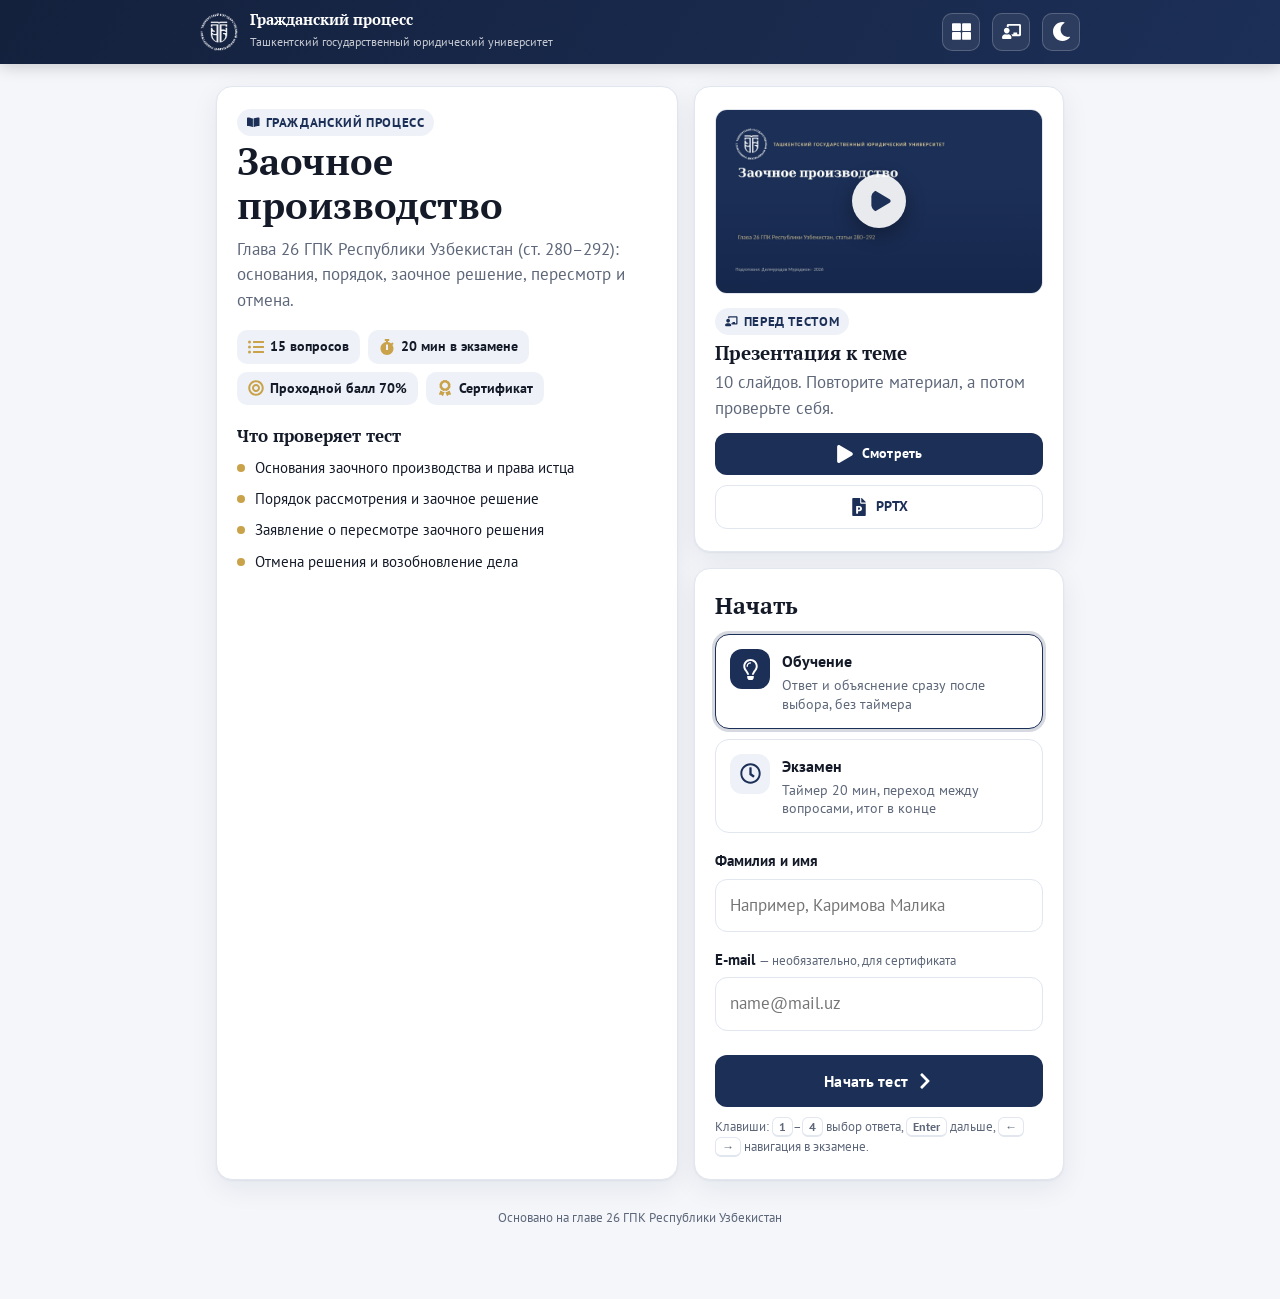
<file: zaochnoe-test/index.html>
<!DOCTYPE html>
<html lang="ru">
<head>
<meta charset="utf-8">
<meta name="viewport" content="width=device-width, initial-scale=1, viewport-fit=cover">
<meta name="theme-color" content="#14213d">
<title>Заочное производство — тест · ТГЮУ</title>
<meta name="description" content="Глава 26 ГПК Республики Узбекистан (ст. 280–292): основания, порядок, заочное решение, пересмотр и отмена.">
<meta property="og:type" content="website">
<meta property="og:title" content="Заочное производство — тест · ТГЮУ">
<meta property="og:description" content="15 вопросов, режим обучения и экзамена, сертификат за результат от 70%.">
<meta property="og:image" content="https://leopublish.github.io/universal-os/quiz-kit/og.png">
<meta property="og:url" content="https://leopublish.github.io/universal-os/zaochnoe-test/">
<link rel="icon" href="../quiz-kit/logo.png">
<link rel="preconnect" href="https://fonts.googleapis.com">
<link rel="preconnect" href="https://fonts.gstatic.com" crossorigin>
<link href="https://fonts.googleapis.com/css2?family=PT+Serif:ital,wght@0,400;0,700;1,400&family=PT+Sans:wght@400;700&display=swap" rel="stylesheet">
<link rel="stylesheet" href="../quiz-kit/quiz.css?v=1794996368">
</head>
<body>
<main id="app"></main>
<script>window.QUIZ={"slides":{"n":10,"pptx":"Zaochnoe_proizvodstvo.pptx"},"id": "zaochnoe", "code": "ZP", "subject": "Гражданский процесс", "title": "Заочное производство", "description": "Глава 26 ГПК Республики Узбекистан (ст. 280–292): основания, порядок, заочное решение, пересмотр и отмена.", "topics": ["Основания заочного производства и права истца", "Порядок рассмотрения и заочное решение", "Заявление о пересмотре заочного решения", "Отмена решения и возобновление дела"], "source": "Основано на главе 26 ГПК Республики Узбекистан", "minutes": 20, "passMark": 70, "url": "https://leopublish.github.io/universal-os/zaochnoe-test/", "catalog": "../tests/", "sheetUrl": "","questions":[
{t:'Основания',q:'Какое условие НЕ требуется для рассмотрения дела в заочном порядке?',o:['Письменное согласие ответчика на заочное производство','Ответчик надлежаще извещён о времени и месте заседания','Ответчик не сообщил об уважительных причинах неявки','Истец не возражает против заочного производства'],e:'Нужны неявка надлежаще извещённого ответчика, отсутствие сообщения об уважительных причинах и просьбы рассмотреть дело без него, а также отсутствие возражений истца. Согласие ответчика не требуется. О заочном порядке суд выносит определение.',a:'ст. 280 ГПК'},
{t:'Основания',c:'В деле три ответчика. Двое пришли в заседание, третий надлежаще извещён, но не явился.',q:'Можно ли рассмотреть дело заочно?',o:['Нет: при нескольких ответчиках нужна неявка всех','Да, в отношении того, кто не явился','Да, если двое явившихся согласны','Да, если не явился главный ответчик'],e:'Если ответчиков несколько, заочное производство возможно только при неявке в заседание всех ответчиков.',a:'ч. 2 ст. 280 ГПК'},
{t:'Права истца',c:'Ответчик надлежаще извещён и не явился. Истец пришёл и против заочного рассмотрения.',q:'Что сделает суд?',o:['Отложит разбирательство и повторно известит ответчика','Всё равно рассмотрит дело заочно','Оставит заявление без рассмотрения','Прекратит производство по делу'],e:'Если явившийся истец не согласен на заочное производство, суд откладывает разбирательство и направляет ответчику повторное извещение.',a:'ч. 1 ст. 281 ГПК'},
{t:'Права истца',q:'Как поступит суд, если надлежаще извещённый ответчик не явился повторно, а истец по-прежнему против заочного производства?',o:['Рассмотрит дело заочно независимо от мнения истца','Снова отложит разбирательство','Оставит заявление без рассмотрения','Объявит розыск ответчика'],e:'При повторной неявке надлежаще извещённого ответчика возражение истца уже не останавливает суд: дело рассматривается заочно.',a:'ч. 2 ст. 281 ГПК'},
{t:'Порядок',q:'Чем ограничивается суд при заочном производстве?',o:['Исследованием доказательств, которые уже есть в деле','Только объяснениями истца','Доказательствами, которые ответчик пришлёт после заседания','Ничем — он собирает новые доказательства по своей инициативе'],e:'Суд исследует имеющиеся в деле доказательства, учитывает доводы и ходатайства участников и выносит решение, которое называется заочным.',a:'ч. 1 ст. 282 ГПК'},
{t:'Порядок',c:'В заседании, где ответчика нет, истец увеличил размер исковых требований.',q:'Может ли суд вынести заочное решение в этом заседании?',o:['Нет: рассмотрение откладывается, чтобы вручить ответчику изменённый иск','Да, если увеличение небольшое','Да, но только по первоначальной сумме','Да, если истец письменно об этом просит'],e:'При изменении предмета, основания или размера иска суд не вправе рассматривать дело заочно в этом заседании и откладывает его для вручения ответчику изменённого иска.',a:'ч. 2 ст. 282 ГПК'},
{t:'Порядок',c:'Ответчик не явился, но заранее прислал заявление: «Прошу рассмотреть дело без моего участия».',q:'В каком порядке рассмотрят дело?',o:['В общем порядке, решение не будет заочным','В заочном порядке','Дело отложат до явки ответчика','Заявление истца оставят без рассмотрения'],e:'Если неявившийся ответчик просил рассмотреть дело без него, дело рассматривается в общем порядке, а не заочно.',a:'ч. 3 ст. 282 ГПК'},
{t:'Заочное решение',q:'Что обязательно указывается в резолютивной части заочного решения, помимо общих требований?',o:['Срок и порядок подачи заявления о пересмотре решения','Причины неявки ответчика','Согласие истца на заочное производство','Список свидетелей, которые не явились'],e:'Содержание заочного решения подчиняется общим правилам ст. 253, но в резолютивной части дополнительно указываются срок и порядок подачи заявления о пересмотре.',a:'ст. 283 ГПК'},
{t:'Заочное решение',q:'В какой срок сторонам направляется копия заочного решения?',o:['Не позднее 5 дней со дня вынесения','Не позднее 3 дней','Не позднее 10 дней','Не позднее 15 дней'],e:'Копия направляется заказным письмом с уведомлением, вручается под расписку или, при наличии электронного адреса, отправляется электронным документом.',a:'ст. 284 ГПК'},
{t:'Пересмотр',c:'Заочное решение принято 1 марта. Ответчик узнал о нём и хочет добиться отмены в том же суде.',q:'Сколько у него времени на заявление о пересмотре?',o:['15 дней после принятия решения','10 дней после получения копии','1 месяц после принятия решения','5 дней после принятия решения'],e:'Ответчик вправе подать заявление о пересмотре в суд, принявший заочное решение, в течение пятнадцати дней после его принятия.',a:'ст. 285 ГПК'},
{t:'Пересмотр',q:'Нужно ли платить госпошлину за заявление о пересмотре заочного решения?',o:['Нет, заявление не облагается госпошлиной','Да, как за исковое заявление','Да, в половинном размере','Только если ответчик — юридическое лицо'],e:'Заявление подаётся с копиями по числу лиц, участвующих в деле (кроме электронного), и государственной пошлиной не оплачивается.',a:'ст. 286 ГПК'},
{t:'Пересмотр',q:'В какой срок суд рассматривает заявление о пересмотре заочного решения?',o:['В течение 10 дней с момента поступления','В течение 5 дней','В течение 15 дней','В течение 1 месяца'],e:'Заявление рассматривается в заседании в течение десяти дней. Неявка извещённых лиц не мешает его рассмотреть.',a:'ч. 1 ст. 288 ГПК'},
{t:'Пересмотр',q:'Можно ли обжаловать определение суда об отмене заочного решения или об отказе в отмене?',o:['Нет, такое определение не обжалуется и не опротестовывается','Да, частной жалобой в течение 10 дней','Да, только прокурором','Да, вместе с заочным решением в кассации'],e:'Определение об отмене заочного решения либо об отказе в отмене обжалованию (опротестованию) не подлежит. При этом само заочное решение можно обжаловать в общем порядке (ст. 285¹).',a:'ч. 2 ст. 288 ГПК'},
{t:'Отмена решения',c:'Ответчик пропустил заседание, потому что лежал в больнице и не мог сообщить суду. Новых доказательств по существу спора у него нет.',q:'Отменит ли суд заочное решение?',o:['Нет: нужны и уважительная причина, и доказательства, способные повлиять на решение','Да, уважительной причины достаточно','Да, если истец не возражает','Да, любое заочное решение отменяется по заявлению ответчика'],e:'Решение отменяется, только если неявка вызвана уважительными причинами, о которых сторона не могла сообщить, и сторона представляет доказательства, способные повлиять на решение. Нужны оба условия.',a:'ст. 290 ГПК'},
{t:'Возобновление',c:'Заочное решение отменили, дело рассматривают заново. Надлежаще извещённый ответчик снова не пришёл.',q:'Каким будет новое решение?',o:['Обычным: оно не признаётся заочным, повторный пересмотр невозможен','Снова заочным, с правом на новый пересмотр','Дело оставят без рассмотрения','Суд обязан отложить дело до явки ответчика'],e:'При новом рассмотрении решение, вынесенное в отсутствие извещённого ответчика, не признаётся заочным, и подать заявление о его пересмотре как заочного уже нельзя.',a:'ч. 2 ст. 291 ГПК'}
]};</script>
<script src="../quiz-kit/icons.js?v=1794996368"></script>
<script src="../quiz-kit/qrcode.js?v=1794996368"></script>
<script src="../quiz-kit/quiz.js?v=1794996368"></script>
</body>
</html>
</file>
<file: quiz-kit/quiz.css>
/* ТГЮУ · платформа тестов */
:root{
  --navy:#1c2f57;--navy2:#14213d;--gold:#c9a24a;--gold2:#e8d39a;
  --bg:#f4f6fa;--card:#ffffff;--ink:#141a28;--mute:#5d6779;--line:#e1e6ef;--soft:#eef2f8;
  --ok:#1f7a4a;--okbg:#e8f5ee;--bad:#b3392f;--badbg:#fcebe9;--warn:#a5741a;--flag:#d98a00;
  --accent:var(--navy);--onaccent:#fff;
  --r:16px;--sh:0 1px 2px #0b1a3a0d,0 8px 28px #0b1a3a12;
  color-scheme:light;
}
html[data-theme="dark"]{
  --bg:#0d1322;--card:#151d31;--ink:#e8ecf5;--mute:#9aa5bb;--line:#26324c;--soft:#1c2740;
  --okbg:#12301f;--badbg:#3a1714;--accent:#8fa8e0;--onaccent:#0d1322;--sh:0 1px 2px #0006,0 10px 30px #0007;
  color-scheme:dark;
}
*{box-sizing:border-box}
html{background:var(--bg)}
body{margin:0;color:var(--ink);font:16.5px/1.55 "PT Sans",system-ui,-apple-system,"Segoe UI",sans-serif;-webkit-text-size-adjust:100%;padding-bottom:env(safe-area-inset-bottom,0px)}
button{font:inherit;color:inherit}
a{color:var(--accent)}
.sr{position:absolute;width:1px;height:1px;overflow:hidden;clip:rect(0 0 0 0)}

/* шапка */
.top{position:sticky;top:0;z-index:20;background:linear-gradient(120deg,var(--navy2),var(--navy));color:#fff;padding:calc(10px + env(safe-area-inset-top,0px)) 16px 10px;box-shadow:0 2px 16px #0003}
.top .hin{max-width:880px;margin:0 auto;display:flex;align-items:center;gap:12px}
.top img{width:38px;height:38px;filter:brightness(0) invert(1);flex:none}
.top .t{flex:1;min-width:0}
.top b{display:block;font:700 15px/1.2 "PT Serif",serif;white-space:nowrap;overflow:hidden;text-overflow:ellipsis}
.top span{font-size:12px;opacity:.75}
.ib{display:grid;place-items:center;width:38px;height:38px;border:1px solid #ffffff33;border-radius:10px;background:#ffffff14;color:#fff;cursor:pointer;text-decoration:none;flex:none}
.ib:hover{background:#ffffff26}
.ib svg{width:19px;height:19px}

main{max-width:880px;margin:0 auto;padding:22px 16px 70px}
.view{animation:vin .4s ease}
@keyframes vin{from{opacity:0;transform:translateY(8px)}}
.card{background:var(--card);border:1px solid var(--line);border-radius:var(--r);box-shadow:var(--sh);padding:22px 20px}
.card+.card{margin-top:16px}
h1{margin:.1em 0 .25em;font:700 clamp(26px,6vw,38px)/1.15 "PT Serif",serif;color:var(--ink)}
h2{margin:0 0 .6em;font:700 clamp(19px,4.6vw,23px)/1.3 "PT Serif",serif}
h3{margin:0 0 .5em;font:700 17px/1.3 "PT Serif",serif}
.lead{margin:0 0 1em;color:var(--mute)}
.eyebrow{display:inline-flex;align-items:center;gap:6px;padding:4px 10px;border-radius:999px;background:var(--soft);color:var(--accent);font-size:12.5px;font-weight:700;letter-spacing:.05em;text-transform:uppercase}
.chips{display:flex;flex-wrap:wrap;gap:8px;margin:14px 0 0}
.chip{display:inline-flex;align-items:center;gap:6px;padding:6px 11px;border-radius:10px;background:var(--soft);font-size:14px;font-weight:700;color:var(--ink)}
.chip svg{width:16px;height:16px;color:var(--gold)}
.grid2{display:grid;gap:16px}
@media(min-width:760px){.grid2{grid-template-columns:1.25fr 1fr}}
.topics{list-style:none;margin:0;padding:0;display:grid;gap:8px}
.topics li{display:flex;gap:10px;align-items:flex-start;font-size:15px}
.topics li::before{content:"";flex:none;width:8px;height:8px;margin-top:8px;border-radius:50%;background:var(--gold)}
.best{margin-top:14px;padding:10px 12px;border-radius:12px;background:var(--soft);font-size:14px;color:var(--mute)}
.best b{color:var(--ink)}

/* режимы */
.modes{display:grid;gap:10px;margin:6px 0 4px}

.mode{position:relative;display:flex;gap:12px;align-items:flex-start;padding:14px;border:1.5px solid var(--line);border-radius:14px;cursor:pointer;background:var(--card);text-align:left;transition:border-color .2s,box-shadow .2s}
.mode input{position:absolute;opacity:0}
.mode .ic{flex:none;display:grid;place-items:center;width:40px;height:40px;border-radius:12px;background:var(--soft);color:var(--accent)}
.mode .ic svg{width:21px;height:21px}
.mode b{display:block;font-size:16px}
.mode small{display:block;color:var(--mute);font-size:13.5px;line-height:1.4;margin-top:2px}
.mode:has(input:checked){border-color:var(--accent);box-shadow:0 0 0 3px color-mix(in srgb,var(--accent) 18%,transparent)}
.mode:has(input:checked) .ic{background:var(--accent);color:var(--onaccent)}
label.l{display:block;margin:16px 0 6px;font-weight:700;font-size:15px}
label.l small{font-weight:400;color:var(--mute)}
.in{width:100%;padding:13px 14px;font:inherit;color:var(--ink);background:var(--card);border:1.5px solid var(--line);border-radius:12px}
.in:focus{outline:none;border-color:var(--accent);box-shadow:0 0 0 3px color-mix(in srgb,var(--accent) 18%,transparent)}
.in.bad{border-color:var(--bad)}
.err{min-height:1.3em;margin:6px 0 0;color:var(--bad);font-size:14px}
.hint{margin:10px 0 0;font-size:13px;color:var(--mute)}
kbd{display:inline-block;min-width:20px;padding:1px 6px;border:1px solid var(--line);border-bottom-width:2px;border-radius:6px;background:var(--card);font:700 12px "PT Sans",sans-serif;text-align:center}

/* кнопки */
.btn{display:inline-flex;justify-content:center;align-items:center;gap:8px;padding:14px 20px;border:0;border-radius:12px;background:var(--accent);color:var(--onaccent);font-weight:700;font-size:15.5px;letter-spacing:.01em;cursor:pointer;text-decoration:none;transition:transform .12s,filter .2s;touch-action:manipulation}
.btn:hover{filter:brightness(1.08)}
.btn:active{transform:scale(.98)}
.btn svg{width:18px;height:18px}
.btn.w{width:100%}
.btn.ghost{background:transparent;color:var(--accent);border:1.5px solid var(--line)}
.btn.gold{background:linear-gradient(135deg,var(--gold2),var(--gold));color:#1a1405}
.btn.sm{padding:10px 14px;font-size:14px}
.btn[disabled]{opacity:.45;pointer-events:none}
.row{display:flex;flex-wrap:wrap;gap:10px}
.row>.btn{flex:1 1 160px}

/* экран вопроса */
.bar{position:sticky;top:calc(58px + env(safe-area-inset-top,0px));z-index:10;margin:-22px -16px 16px;padding:12px 16px;background:color-mix(in srgb,var(--bg) 88%,transparent);backdrop-filter:blur(10px);-webkit-backdrop-filter:blur(10px);border-bottom:1px solid var(--line)}
.bar .in2{display:flex;align-items:center;gap:10px;font-size:14px;font-weight:700}
.bar .cnt{flex:1;color:var(--mute)}
.timer{display:inline-flex;align-items:center;gap:6px;padding:5px 10px;border-radius:999px;background:var(--soft);font-variant-numeric:tabular-nums}
.timer svg{width:15px;height:15px}
.timer.low{background:var(--badbg);color:var(--bad);animation:pulse 1s infinite alternate}
@keyframes pulse{to{opacity:.6}}
.segs{display:flex;gap:4px;margin-top:10px}
.segs button{flex:1;height:7px;padding:0;border:0;border-radius:4px;background:var(--line);cursor:pointer;transition:background .3s}
.segs button.a{background:var(--accent)}
.segs button.ok{background:var(--ok)}
.segs button.no{background:var(--bad)}
.segs button.f{background:var(--flag)}
.segs button.cur{outline:2px solid var(--gold);outline-offset:2px}
.qhead{display:flex;justify-content:space-between;align-items:center;gap:10px;margin-bottom:12px}
.flag{display:inline-flex;align-items:center;gap:6px;padding:7px 11px;border:1.5px solid var(--line);border-radius:10px;background:var(--card);font-size:13.5px;font-weight:700;color:var(--mute);cursor:pointer}
.flag svg{width:16px;height:16px}
.flag.on{border-color:var(--flag);color:var(--flag);background:color-mix(in srgb,var(--flag) 10%,var(--card))}
.case{margin:0 0 14px;padding:12px 14px;border-radius:12px;background:color-mix(in srgb,var(--gold) 12%,var(--card));border:1px solid color-mix(in srgb,var(--gold) 35%,var(--card));font-size:15.5px}
.case b{display:flex;align-items:center;gap:6px;margin-bottom:3px;color:var(--warn);font-size:12.5px;letter-spacing:.07em;text-transform:uppercase}
.case b svg{width:15px;height:15px}
.qt{margin:0 0 16px;font:700 clamp(18px,4.4vw,21px)/1.4 "PT Serif",serif}
.ops{display:grid;gap:10px}
.opt{display:flex;align-items:flex-start;gap:12px;width:100%;padding:13px 14px;text-align:left;font-size:16px;background:var(--card);border:1.5px solid var(--line);border-radius:12px;cursor:pointer;transition:border-color .15s,background .15s,transform .12s;touch-action:manipulation}
.opt:hover{border-color:var(--accent)}
.opt .k{flex:none;display:grid;place-items:center;width:28px;height:28px;border-radius:8px;background:var(--soft);color:var(--accent);font-weight:700;font-size:14px}
.opt .tx{flex:1;padding-top:2px}
.opt .mk{flex:none;width:22px;height:22px;margin-top:3px}
.opt.sel{border-color:var(--accent);background:color-mix(in srgb,var(--accent) 8%,var(--card))}
.opt.sel .k{background:var(--accent);color:var(--onaccent)}
.opt.ok{border-color:var(--ok);background:var(--okbg)}.opt.ok .k{background:var(--ok);color:#fff}.opt.ok .mk{color:var(--ok)}
.opt.no{border-color:var(--bad);background:var(--badbg);animation:shk .3s}.opt.no .k{background:var(--bad);color:#fff}.opt.no .mk{color:var(--bad)}
.locked .opt{pointer-events:none}
.locked .opt:not(.ok):not(.no){opacity:.55}
@keyframes shk{25%{transform:translateX(-4px)}75%{transform:translateX(4px)}}
.fb{margin-top:14px;padding:14px;border-radius:12px;font-size:15.5px;animation:vin .3s}
.fb.ok{background:var(--okbg);border:1px solid color-mix(in srgb,var(--ok) 35%,transparent)}
.fb.no{background:var(--badbg);border:1px solid color-mix(in srgb,var(--bad) 35%,transparent)}
.fb strong{display:block;margin-bottom:4px}
.fb.ok strong{color:var(--ok)}.fb.no strong{color:var(--bad)}
.art{display:inline-flex;align-items:center;gap:5px;margin-top:8px;padding:3px 9px;border-radius:7px;background:var(--card);border:1px solid var(--line);font-size:13px;font-weight:700;color:var(--accent)}
.art svg{width:14px;height:14px}
.nav{display:flex;gap:10px;margin-top:16px}
.nav .btn{flex:1}
.nav .btn.ghost{flex:0 0 auto}

/* навигатор */
.navg{display:grid;grid-template-columns:repeat(auto-fill,minmax(44px,1fr));gap:8px;margin-top:6px}
.navg button{position:relative;height:44px;border:1.5px solid var(--line);border-radius:10px;background:var(--card);font-weight:700;cursor:pointer}
.navg button.a{background:var(--accent);border-color:var(--accent);color:var(--onaccent)}
.navg button.f::after{content:"";position:absolute;top:4px;right:4px;width:8px;height:8px;border-radius:50%;background:var(--flag)}
.navg button.cur{outline:2px solid var(--gold);outline-offset:2px}
.legend{display:flex;flex-wrap:wrap;gap:14px;margin-top:12px;font-size:13px;color:var(--mute)}
.legend i{display:inline-block;width:12px;height:12px;margin-right:5px;border-radius:3px;vertical-align:-1px}

/* модалка */
.modal{position:fixed;inset:0;z-index:50;display:grid;place-items:center;padding:20px;background:#0a1020a6;animation:vin .2s}
.modal .card{width:100%;max-width:440px}

/* результаты */
.res-top{display:grid;gap:18px;align-items:center}
@media(min-width:640px){.res-top{grid-template-columns:200px 1fr}}
.ring{position:relative;width:180px;height:180px;margin:0 auto}
.ring svg{width:100%;height:100%;transform:rotate(-90deg)}
.ring .v{position:absolute;inset:0;display:grid;place-content:center;text-align:center}
.ring .v b{font:700 42px/1 "PT Serif",serif}
.ring .v span{font-size:14px;color:var(--mute)}
.verdict{display:inline-flex;align-items:center;gap:6px;padding:6px 12px;border-radius:999px;font-weight:700;font-size:14px}
.verdict svg{width:16px;height:16px}
.verdict.pass{background:var(--okbg);color:var(--ok)}
.verdict.fail{background:var(--badbg);color:var(--bad)}
.stats{display:grid;grid-template-columns:repeat(2,1fr);gap:10px;margin-top:14px}
@media(min-width:640px){.stats{grid-template-columns:repeat(4,1fr)}}
.stat{padding:12px;border-radius:12px;background:var(--soft)}
.stat b{display:block;font:700 20px/1.2 "PT Serif",serif}
.stat span{font-size:12.5px;color:var(--mute)}
.tb{display:grid;gap:12px}
.tb .r{display:grid;grid-template-columns:1fr auto;gap:4px 10px;font-size:14.5px}
.tb .r span{color:var(--mute);font-weight:700}
.tb .tr{grid-column:1/-1;height:8px;border-radius:4px;background:var(--line);overflow:hidden}
.tb .tr i{display:block;height:100%;border-radius:4px;background:var(--accent);transition:width 1s}
.tabs{display:flex;gap:6px;margin-bottom:12px;flex-wrap:wrap}
.tabs button{padding:8px 13px;border:1.5px solid var(--line);border-radius:999px;background:var(--card);font-size:14px;font-weight:700;cursor:pointer}
.tabs button.on{background:var(--accent);border-color:var(--accent);color:var(--onaccent)}
.ri{padding:13px 14px;border-radius:12px;border:1px solid var(--line);margin-bottom:10px;font-size:15px}
.ri.ok{border-left:0;background:color-mix(in srgb,var(--ok) 6%,var(--card))}
.ri.no{background:color-mix(in srgb,var(--bad) 6%,var(--card))}
.ri .h{display:flex;gap:8px;align-items:flex-start;font-weight:700}
.ri .h svg{flex:none;width:18px;height:18px;margin-top:2px}
.ri.ok .h svg{color:var(--ok)}.ri.no .h svg{color:var(--bad)}
.ri p{margin:.35em 0 0}
.ri .y{color:var(--bad)}.ri .c{color:var(--ok);font-weight:700}
.ri .e{color:var(--mute)}

/* сертификат и шеринг */
.certimg{display:block;width:100%;border-radius:10px;border:1px solid var(--line);box-shadow:var(--sh)}
.share{display:grid;grid-template-columns:repeat(auto-fill,minmax(130px,1fr));gap:8px;margin-top:10px}
.sh{display:flex;align-items:center;gap:8px;padding:11px 12px;border:1.5px solid var(--line);border-radius:12px;background:var(--card);font-weight:700;font-size:14px;cursor:pointer;text-decoration:none;color:var(--ink)}
.sh:hover{border-color:var(--accent)}
.sh svg{flex:none;width:20px;height:20px}
.sh.tg svg{color:#229ED9}.sh.wa svg{color:#25D366}.sh.li svg{color:#0A66C2}.sh.fb svg{color:#1877F2}.sh.x svg{color:var(--ink)}.sh.vk svg{color:#0077FF}.sh.cp svg{color:var(--gold)}
.mailrow{display:flex;gap:8px;margin-top:8px}
.mailrow .in{flex:1;min-width:0}
.note{font-size:13.5px;color:var(--mute);margin:8px 0 0}
.toast{position:fixed;left:50%;bottom:calc(22px + env(safe-area-inset-bottom,0px));z-index:60;transform:translateX(-50%);padding:11px 16px;border-radius:12px;background:var(--ink);color:var(--bg);font-weight:700;font-size:14px;box-shadow:var(--sh);animation:vin .25s}
#confetti{position:fixed;inset:0;z-index:40;pointer-events:none}

/* каталог */
.cat{display:grid;gap:14px}
@media(min-width:640px){.cat{grid-template-columns:1fr 1fr}}
.tc{display:flex;flex-direction:column;gap:8px;text-decoration:none;color:var(--ink);transition:transform .15s,border-color .15s}
.tc:hover{transform:translateY(-2px);border-color:var(--accent)}
.tc h2{margin:0}
.tc p{margin:0;color:var(--mute);font-size:15px}
.tc .go{margin-top:auto;display:flex;justify-content:space-between;align-items:center;font-weight:700;color:var(--accent)}
footer{margin-top:28px;text-align:center;font-size:13px;color:var(--mute)}
@media(prefers-reduced-motion:reduce){*{animation:none!important;transition:none!important}}
.eyebrow svg,h2 svg,h3 svg,.stat svg{width:1em;height:1em;flex:none;vertical-align:-.12em}
h2 svg{color:var(--gold)}

/* презентация */
.pres{display:grid;gap:14px;margin-bottom:16px}
.pthumb{position:relative;display:block;padding:0;border:1px solid var(--line);border-radius:12px;overflow:hidden;cursor:pointer;background:#000}
.pthumb img{display:block;width:100%;aspect-ratio:16/9;object-fit:cover;transition:transform .3s}
.pthumb:hover img{transform:scale(1.03)}
.pplay{position:absolute;inset:0;display:grid;place-items:center;background:linear-gradient(transparent 40%,#0b1a3a66)}
.pplay svg{width:54px;height:54px;padding:16px 14px 16px 18px;border-radius:50%;background:#ffffffe6;color:var(--navy);box-shadow:0 6px 20px #0005}
.pinfo h3{margin:6px 0 4px;font-size:19px}
.sv{position:fixed;inset:0;z-index:70;display:flex;flex-direction:column;background:#0a0f1c;color:#fff;animation:vin .25s}
.svtop{display:flex;align-items:center;gap:10px;padding:calc(10px + env(safe-area-inset-top,0px)) 14px 10px}
.svtop b{flex:1;min-width:0;font:700 16px "PT Serif",serif;white-space:nowrap;overflow:hidden;text-overflow:ellipsis}
.svtop span{font-size:14px;font-weight:700;color:#c9cfdd;font-variant-numeric:tabular-nums}
.svstage{position:relative;flex:1;min-height:0;display:grid;place-items:center;padding:6px 56px}
.svstage img{max-width:100%;max-height:100%;border-radius:6px;box-shadow:0 10px 40px #000a;cursor:pointer;user-select:none;-webkit-user-drag:none}
.svnav{position:absolute;top:50%;transform:translateY(-50%);display:grid;place-items:center;width:44px;height:44px;border:0;border-radius:50%;background:#ffffff1f;color:#fff;cursor:pointer}
.svnav:hover{background:#ffffff38}.svnav[disabled]{opacity:.2;pointer-events:none}
.svnav svg{width:18px;height:18px}.svnav.l{left:8px}.svnav.r{right:8px}
.svbottom{display:flex;align-items:center;gap:12px;padding:10px 14px calc(12px + env(safe-area-inset-bottom,0px))}
.svthumbs{flex:1;display:flex;gap:8px;overflow-x:auto;scrollbar-width:thin}
.svthumbs button{flex:none;width:96px;padding:0;border:2px solid transparent;border-radius:6px;overflow:hidden;cursor:pointer;opacity:.55;background:none}
.svthumbs button.on{border-color:var(--gold);opacity:1}
.svthumbs img{display:block;width:100%}
#svgo{flex:none}
#svgo.pulse{animation:pulse .9s infinite alternate}
@media(max-width:600px){.svstage{padding:6px 8px}.svnav{display:none}.svthumbs button{width:70px}#svgo{padding:10px 12px}}
</file>
